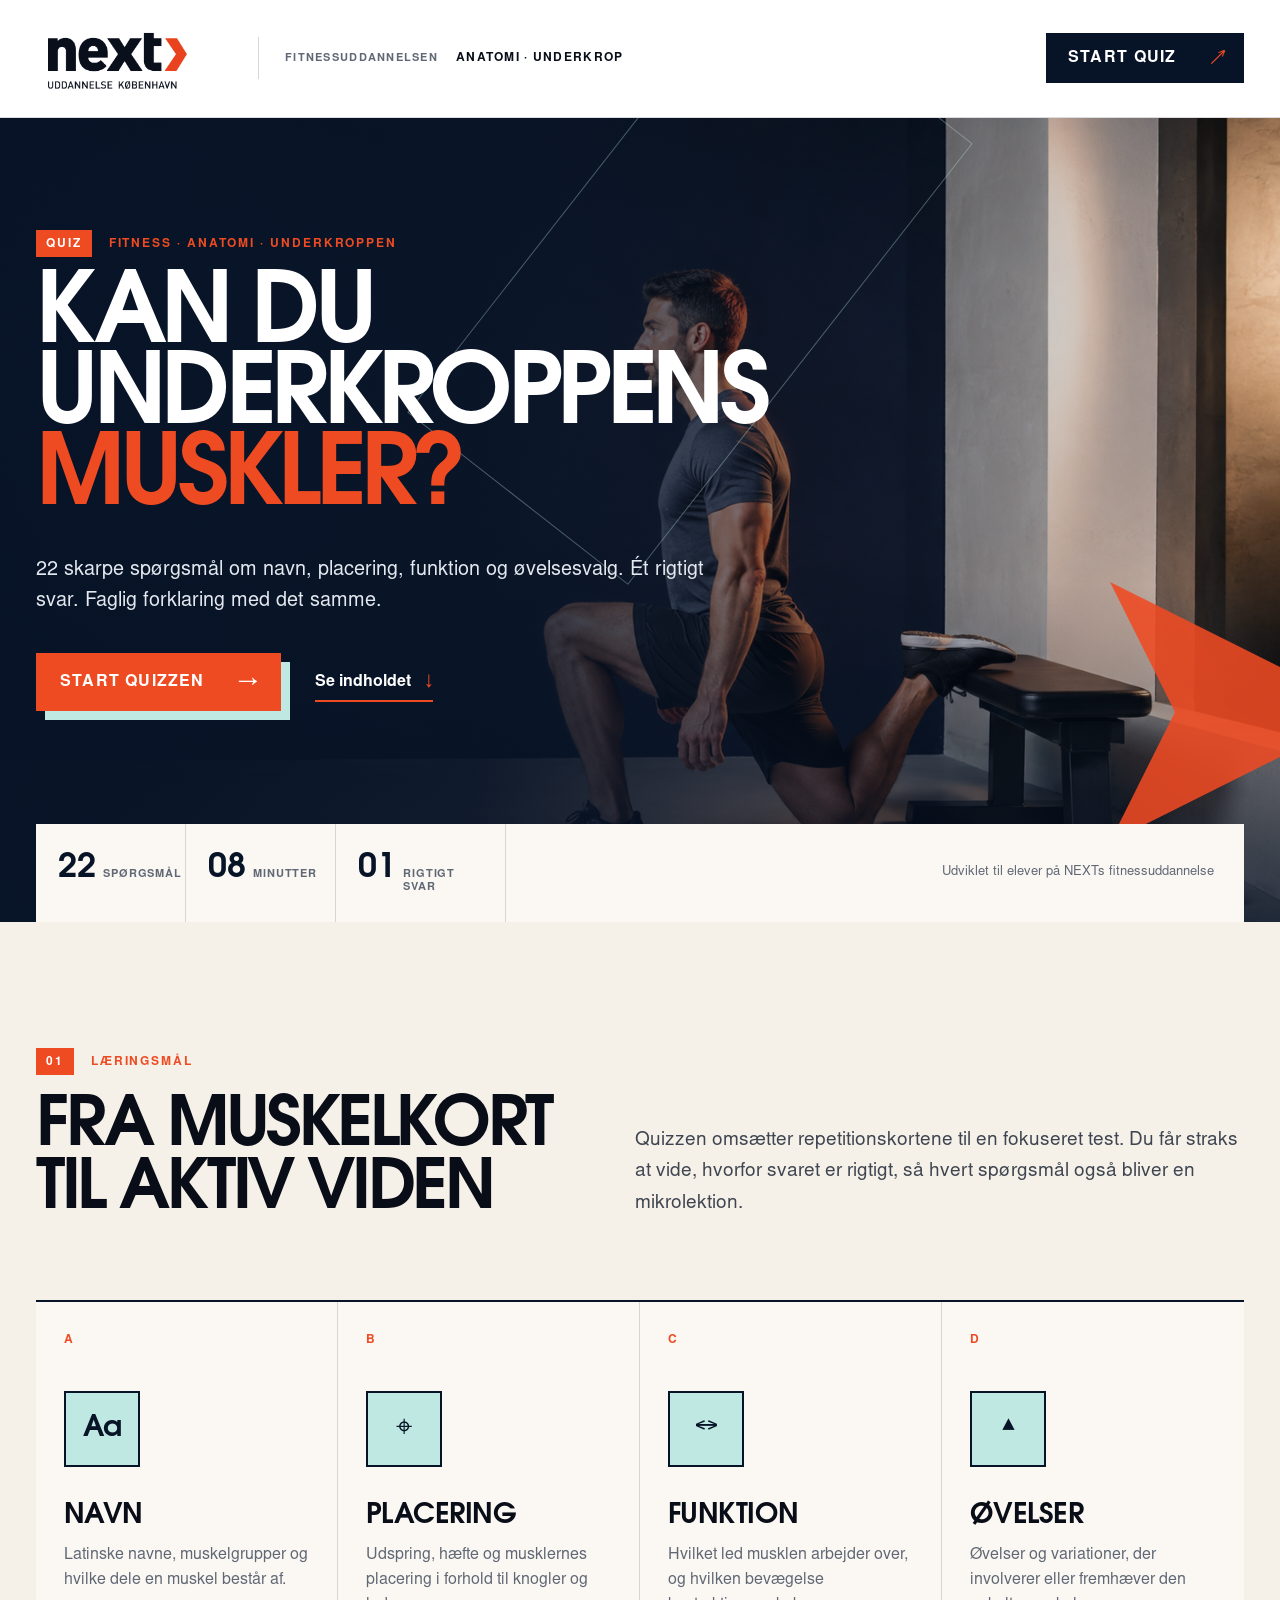
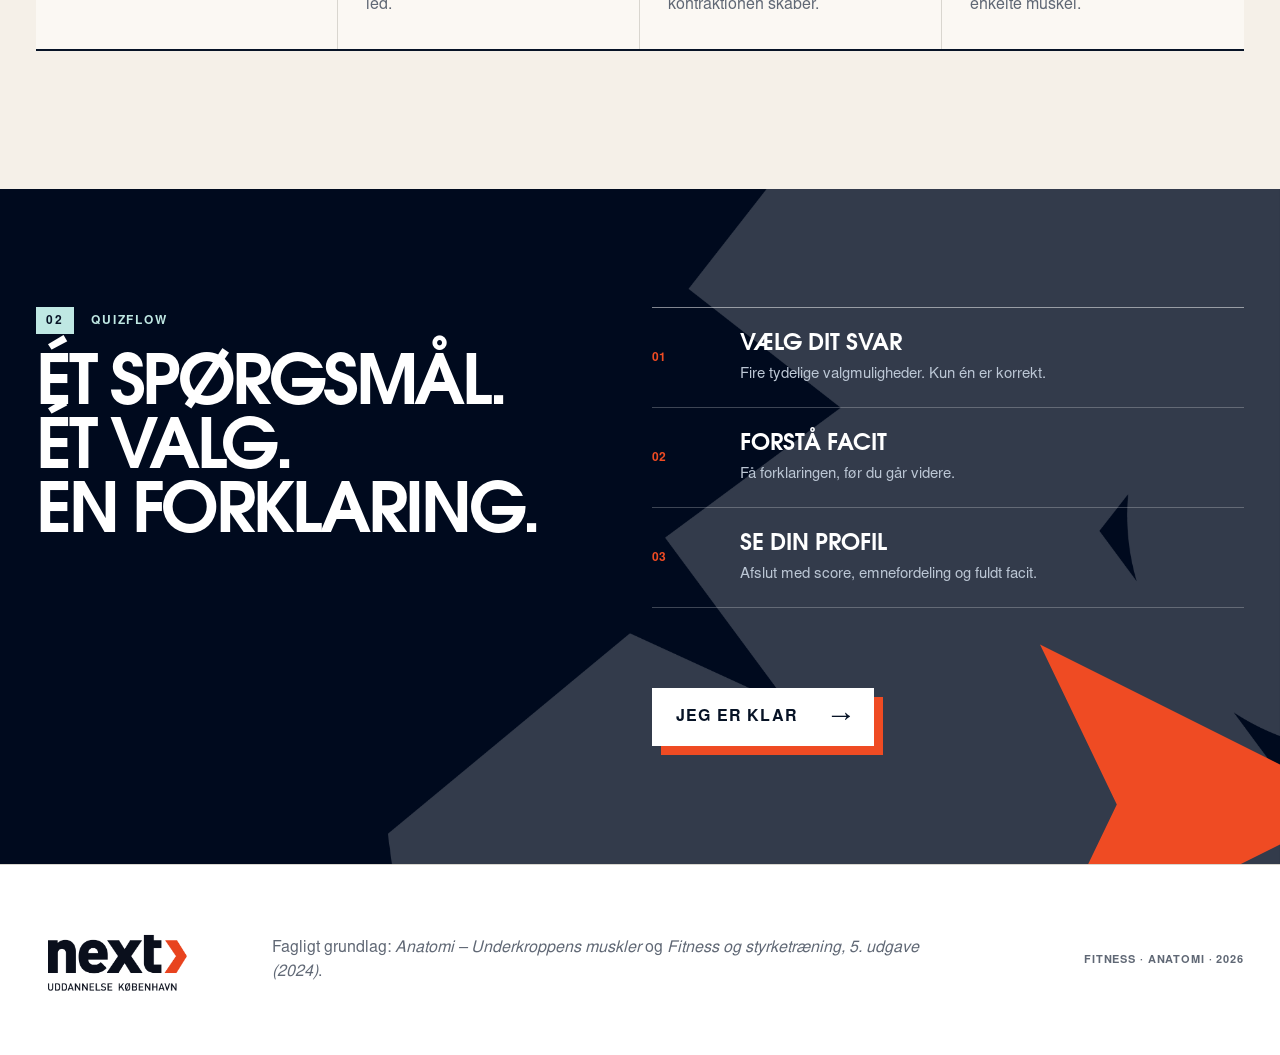
<file: index.html>
<!doctype html>
<html lang="da">
<head>
  <meta charset="utf-8">
  <meta name="viewport" content="width=device-width, initial-scale=1">
  <meta name="description" content="Interaktiv læringsquiz om underkroppens muskler for NEXTs fitnesselever.">
  <meta name="theme-color" content="#08162c">
  <title>NEXT Fitnessquiz · Underkroppens muskler</title>
  <link rel="stylesheet" href="css/site.css">
  <script src="data/questions.js" defer></script>
  <script src="js/quiz.js" defer></script>
</head>
<body>
  <a class="skip-link" href="#main-content">Gå til indhold</a>

  <header class="masthead">
    <a class="brand" href="#" data-home aria-label="Gå til quizforsiden">
      <img src="assets/images/next-logo.png" alt="NEXT Uddannelse København">
    </a>
    <div class="masthead-meta" aria-label="Modul">
      <span>Fitnessuddannelsen</span>
      <strong>Anatomi · Underkrop</strong>
    </div>
    <button class="header-cta" type="button" data-start>
      Start quiz
      <span aria-hidden="true">↗</span>
    </button>
  </header>

  <main id="main-content">
    <div id="intro-screen" class="screen">
      <section class="hero" aria-labelledby="hero-title">
        <img class="hero-photo" src="assets/images/hero-fitness.png" alt="Atlet udfører en kontrolleret Bulgarian split squat">
        <div class="hero-overlay" aria-hidden="true"></div>
        <div class="hero-shape hero-shape-one" aria-hidden="true"></div>
        <div class="hero-shape hero-shape-two" aria-hidden="true"></div>

        <div class="hero-content page-width">
          <p class="overline"><span>Quiz</span> Fitness · Anatomi · Underkroppen</p>
          <h1 id="hero-title">Kan du<br>underkroppens<br><em>muskler?</em></h1>
          <p class="hero-lead">22 skarpe spørgsmål om navn, placering, funktion og øvelsesvalg. Ét rigtigt svar. Faglig forklaring med det samme.</p>
          <div class="hero-actions">
            <button class="button button-primary" type="button" data-start>
              Start quizzen
              <span aria-hidden="true">→</span>
            </button>
            <a class="text-link" href="#quiz-overview">Se indholdet <span aria-hidden="true">↓</span></a>
          </div>
        </div>

        <div class="hero-stats page-width" aria-label="Information om quizzen">
          <div><strong>22</strong><span>spørgsmål</span></div>
          <div><strong>08</strong><span>minutter</span></div>
          <div><strong>01</strong><span>rigtigt svar</span></div>
          <p>Udviklet til elever på NEXTs fitnessuddannelse</p>
        </div>
      </section>

      <section id="quiz-overview" class="overview page-width" aria-labelledby="overview-title">
        <div class="section-intro">
          <p class="overline"><span>01</span> Læringsmål</p>
          <h2 id="overview-title">Fra muskelkort<br>til aktiv viden</h2>
          <p>Quizzen omsætter repetitionskortene til en fokuseret test. Du får straks at vide, hvorfor svaret er rigtigt, så hvert spørgsmål også bliver en mikrolektion.</p>
        </div>

        <div class="topic-grid">
          <article>
            <span class="topic-index">A</span>
            <div class="topic-icon" aria-hidden="true">Aa</div>
            <h3>Navn</h3>
            <p>Latinske navne, muskelgrupper og hvilke dele en muskel består af.</p>
          </article>
          <article>
            <span class="topic-index">B</span>
            <div class="topic-icon" aria-hidden="true">⌖</div>
            <h3>Placering</h3>
            <p>Udspring, hæfte og musklernes placering i forhold til knogler og led.</p>
          </article>
          <article>
            <span class="topic-index">C</span>
            <div class="topic-icon" aria-hidden="true">↔</div>
            <h3>Funktion</h3>
            <p>Hvilket led musklen arbejder over, og hvilken bevægelse kontraktionen skaber.</p>
          </article>
          <article>
            <span class="topic-index">D</span>
            <div class="topic-icon" aria-hidden="true">▲</div>
            <h3>Øvelser</h3>
            <p>Øvelser og variationer, der involverer eller fremhæver den enkelte muskel.</p>
          </article>
        </div>
      </section>

      <section class="process">
        <div class="page-width process-grid">
          <div class="process-copy">
            <p class="overline overline-light"><span>02</span> Quizflow</p>
            <h2>Ét spørgsmål.<br>Ét valg.<br>En forklaring.</h2>
          </div>
          <ol class="process-list">
            <li><b>01</b><span><strong>Vælg dit svar</strong><small>Fire tydelige valgmuligheder. Kun én er korrekt.</small></span></li>
            <li><b>02</b><span><strong>Forstå facit</strong><small>Få forklaringen, før du går videre.</small></span></li>
            <li><b>03</b><span><strong>Se din profil</strong><small>Afslut med score, emnefordeling og fuldt facit.</small></span></li>
          </ol>
          <button class="button button-light" type="button" data-start>Jeg er klar <span aria-hidden="true">→</span></button>
        </div>
      </section>
    </div>

    <section id="quiz-screen" class="screen quiz-shell" hidden aria-labelledby="question-title">
      <div class="quiz-topbar">
        <div class="page-width quiz-topbar-inner">
          <div>
            <span id="question-counter">Spørgsmål 01 / 22</span>
            <strong id="question-category">Navn</strong>
          </div>
          <div class="progress-track" role="progressbar" aria-label="Quizfremdrift" aria-valuemin="0" aria-valuemax="22" aria-valuenow="1">
            <span id="progress-bar"></span>
          </div>
          <button class="quiet-button" type="button" data-home>Afslut</button>
        </div>
      </div>

      <div class="page-width quiz-layout">
        <aside class="quiz-rail" aria-label="Quizindhold">
          <p class="rail-kicker">Du testes i</p>
          <ul id="category-list"></ul>
          <div class="rail-note">
            <span aria-hidden="true">i</span>
            <p>Vælg ét svar. Facit kan ikke ændres, når du har svaret.</p>
          </div>
        </aside>

        <article class="question-panel">
          <p id="muscle-name" class="overline"><span id="question-number">01</span> M. iliopsoas</p>
          <h1 id="question-title" tabindex="-1"></h1>
          <div id="answer-list" class="answer-list" role="radiogroup" aria-label="Svarmuligheder"></div>
          <div id="question-action" class="question-action">
            <p id="selection-hint">Vælg en svarmulighed for at fortsætte.</p>
            <button id="submit-answer" class="button button-primary" type="button" disabled>Bekræft svar <span aria-hidden="true">→</span></button>
          </div>

          <div id="feedback-panel" class="feedback-panel" hidden aria-live="polite">
            <div id="feedback-symbol" class="feedback-symbol" aria-hidden="true"></div>
            <div class="feedback-copy">
              <p id="feedback-kicker"></p>
              <h2 id="feedback-title"></h2>
              <p id="feedback-explanation"></p>
            </div>
            <button id="next-question" class="button button-dark" type="button">Næste spørgsmål <span aria-hidden="true">→</span></button>
          </div>
        </article>
      </div>
    </section>

    <section id="result-screen" class="screen result-shell" hidden aria-labelledby="result-title">
      <div class="result-hero">
        <div class="page-width result-hero-grid">
          <div>
            <p class="overline overline-light"><span>Resultat</span> Din evaluering</p>
            <h1 id="result-title"></h1>
            <p id="result-summary"></p>
            <button class="button button-light" type="button" data-start>Tag quizzen igen <span aria-hidden="true">↻</span></button>
          </div>
          <div class="score-card" aria-label="Samlet score">
            <span>Din score</span>
            <strong id="result-score">0</strong>
            <b>af 22</b>
            <small id="result-percentage">0% rigtige</small>
          </div>
        </div>
      </div>

      <div class="page-width result-content">
        <section aria-labelledby="profile-title">
          <div class="result-heading">
            <p class="overline"><span>01</span> Faglig profil</p>
            <h2 id="profile-title">Sådan klarede du emnerne</h2>
          </div>
          <div id="category-breakdown" class="category-breakdown"></div>
        </section>

        <section class="review-section" aria-labelledby="review-title">
          <div class="result-heading">
            <p class="overline"><span>02</span> Facit</p>
            <h2 id="review-title">Gennemgå alle spørgsmål</h2>
          </div>
          <div id="answer-review" class="answer-review"></div>
        </section>
      </div>
    </section>
  </main>

  <footer class="site-footer">
    <div class="page-width footer-grid">
      <img src="assets/images/next-logo.png" alt="NEXT Uddannelse København">
      <p>Fagligt grundlag: <em>Anatomi – Underkroppens muskler</em> og <em>Fitness og styrketræning, 5. udgave (2024)</em>.</p>
      <span>Fitness · Anatomi · 2026</span>
    </div>
  </footer>
</body>
</html>
</file>
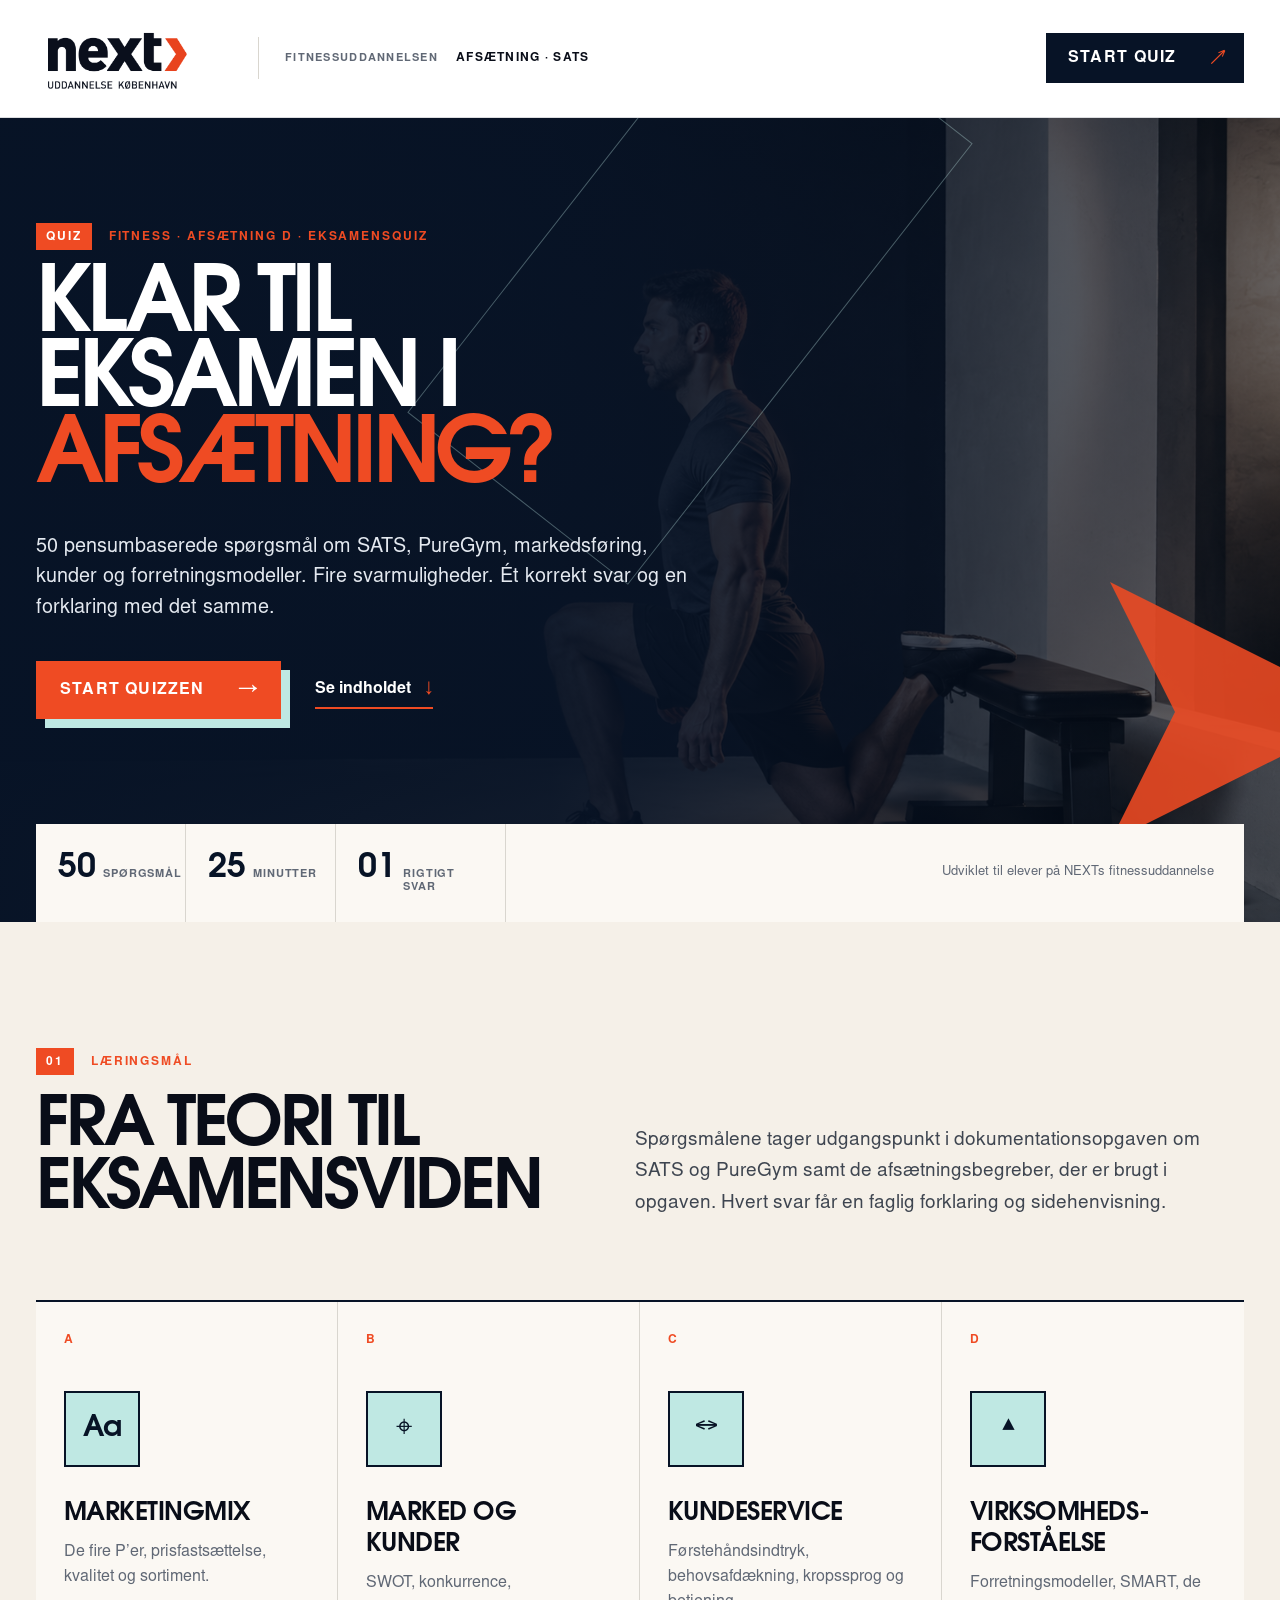
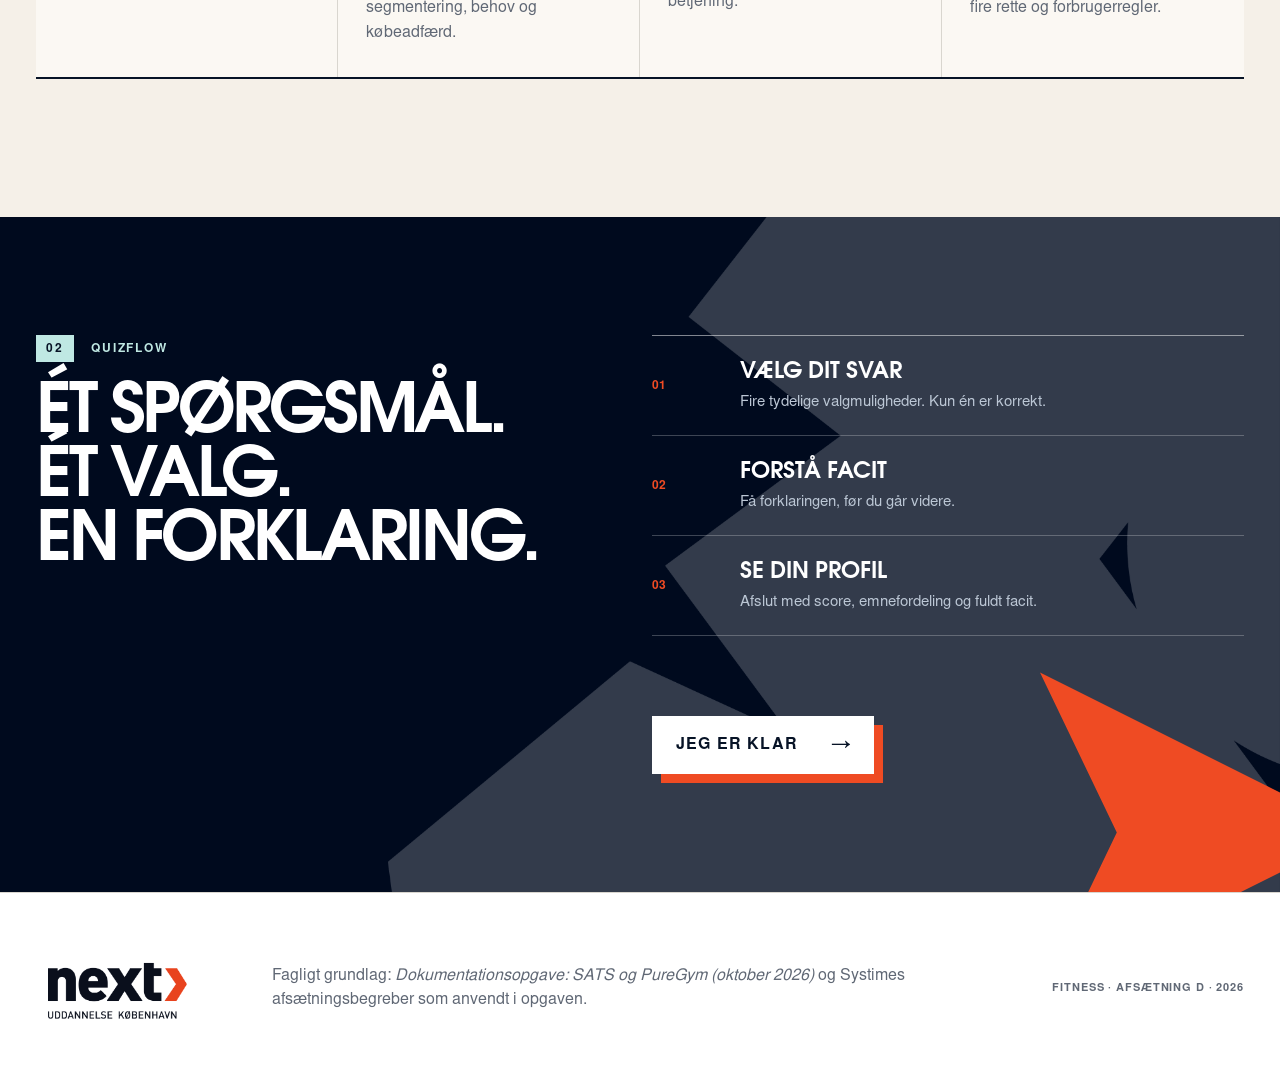
<file: eksamen/index.html>
<!doctype html>
<html lang="da">
<head>
  <meta charset="utf-8">
  <meta name="viewport" content="width=device-width, initial-scale=1">
  <meta name="description" content="50 multiple choice-eksamensspørgsmål i afsætning D for NEXT GF2 Fitness, baseret på dokumentationsopgaven om SATS og PureGym.">
  <meta name="theme-color" content="#08162c">
  <title>NEXT Fitness · Eksamensquiz i afsætning D</title>
  <style>
@font-face {
  font-family: "Next Display";
  src: url("../assets/fonts/URWGothic-Demi.otf") format("opentype");
  font-display: swap;
  font-weight: 700;
}

@font-face {
  font-family: "Next Sans";
  src: url("../assets/fonts/NimbusSans-Regular.otf") format("opentype");
  font-display: swap;
  font-weight: 400;
}

@font-face {
  font-family: "Next Sans";
  src: url("../assets/fonts/NimbusSans-Bold.otf") format("opentype");
  font-display: swap;
  font-weight: 700;
}

:root {
  --navy-950: #071326;
  --navy-900: #0b1b35;
  --navy-800: #142b4e;
  --orange-500: #ef4b23;
  --orange-600: #d93d16;
  --cream-100: #f5f0e8;
  --cream-50: #fbf8f3;
  --white: #ffffff;
  --mint-300: #bfe8e3;
  --ink: #090d18;
  --muted: #606875;
  --line: #d9d6cf;
  --success: #087a5b;
  --success-bg: #e4f4ed;
  --danger: #b72d32;
  --danger-bg: #f8e7e7;
  --page: 1280px;
  --shadow-lg: 0 28px 80px rgb(7 19 38 / 15%);
}

*,
*::before,
*::after {
  box-sizing: border-box;
}

[hidden] {
  display: none !important;
}

html {
  scroll-behavior: smooth;
}

body {
  min-width: 320px;
  margin: 0;
  overflow-x: hidden;
  background: var(--cream-100);
  color: var(--ink);
  font-family: "Next Sans", Arial, sans-serif;
  -webkit-font-smoothing: antialiased;
}

button,
input,
textarea,
select {
  font: inherit;
}

button,
a {
  -webkit-tap-highlight-color: transparent;
}

button:focus-visible,
a:focus-visible,
summary:focus-visible,
h1:focus-visible {
  outline: 4px solid #4d9cf5;
  outline-offset: 4px;
}

.skip-link {
  position: fixed;
  z-index: 1000;
  top: 12px;
  left: 12px;
  padding: 12px 16px;
  transform: translateY(-150%);
  background: var(--white);
  color: var(--navy-950);
  font-weight: 700;
}

.skip-link:focus {
  transform: translateY(0);
}

.page-width {
  width: min(var(--page), calc(100% - 72px));
  margin-inline: auto;
}

.screen[hidden] {
  display: none !important;
}

.masthead {
  position: relative;
  z-index: 20;
  min-height: 96px;
  display: grid;
  grid-template-columns: 190px 1fr auto;
  align-items: center;
  gap: 32px;
  padding: 14px max(36px, calc((100vw - var(--page)) / 2));
  background: var(--white);
  border-bottom: 1px solid rgb(7 19 38 / 14%);
}

.brand {
  display: inline-flex;
  width: fit-content;
}

.brand img {
  width: 158px;
  height: auto;
  display: block;
}

.masthead-meta {
  min-height: 42px;
  display: flex;
  align-items: center;
  gap: 18px;
  border-left: 1px solid var(--line);
  padding-left: 26px;
  text-transform: uppercase;
  letter-spacing: .08em;
}

.masthead-meta span {
  color: var(--muted);
  font-size: 11px;
  font-weight: 700;
}

.masthead-meta strong {
  font-size: 12px;
}

.header-cta,
.quiet-button {
  border: 0;
  cursor: pointer;
  text-transform: uppercase;
  font-weight: 700;
  letter-spacing: .08em;
}

.header-cta {
  min-height: 50px;
  display: inline-flex;
  align-items: center;
  gap: 34px;
  padding: 0 18px 0 22px;
  background: var(--navy-950);
  color: var(--white);
}

.header-cta span {
  color: var(--orange-500);
  font-size: 20px;
}

.hero {
  position: relative;
  min-height: 760px;
  height: calc(100vh - 96px);
  max-height: 980px;
  overflow: hidden;
  display: grid;
  align-items: center;
  background: var(--navy-950);
  color: var(--white);
}

.hero-photo,
.hero-overlay {
  position: absolute;
  inset: 0;
  width: 100%;
  height: 100%;
}

.hero-photo {
  object-fit: cover;
  object-position: center;
}

.hero-overlay {
  background:
    linear-gradient(90deg, rgb(7 19 38 / 98%) 0%, rgb(7 19 38 / 88%) 37%, rgb(7 19 38 / 30%) 67%, rgb(7 19 38 / 6%) 100%),
    linear-gradient(0deg, rgb(7 19 38 / 75%) 0%, transparent 42%);
}

.hero-shape {
  position: absolute;
  pointer-events: none;
}

.hero-shape-one {
  top: -120px;
  left: 43%;
  width: 280px;
  height: 560px;
  transform: rotate(38deg);
  border: 1px solid rgb(191 232 227 / 34%);
}

.hero-shape-two {
  right: -90px;
  bottom: 80px;
  width: 260px;
  height: 260px;
  background: var(--orange-500);
  clip-path: polygon(0 0, 100% 50%, 0 100%, 25% 50%);
  opacity: .88;
}

.hero-content {
  position: relative;
  z-index: 2;
  padding-bottom: 98px;
}

.overline {
  margin: 0 0 22px;
  color: var(--orange-500);
  font-size: 12px;
  font-weight: 700;
  letter-spacing: .16em;
  text-transform: uppercase;
}

.overline span {
  display: inline-block;
  margin-right: 12px;
  padding: 7px 10px 6px;
  background: var(--orange-500);
  color: var(--white);
}

.overline-light {
  color: var(--mint-300);
}

.overline-light span {
  background: var(--mint-300);
  color: var(--navy-950);
}

.hero h1,
.process h2,
.result-hero h1 {
  margin: 0;
  font-family: "Next Display", "Arial Black", sans-serif;
  font-weight: 700;
  text-transform: uppercase;
}

.hero h1 {
  max-width: 900px;
  font-size: clamp(64px, 7.7vw, 124px);
  line-height: .82;
  letter-spacing: -.055em;
}

.hero h1 em {
  color: var(--orange-500);
  font-style: normal;
}

.hero-lead {
  max-width: 670px;
  margin: 34px 0 0;
  color: #e4e9f0;
  font-size: clamp(18px, 1.55vw, 23px);
  line-height: 1.55;
}

.hero-actions {
  margin-top: 36px;
  display: flex;
  align-items: center;
  gap: 34px;
}

.button {
  min-height: 58px;
  min-width: 220px;
  border: 0;
  display: inline-flex;
  align-items: center;
  justify-content: space-between;
  gap: 32px;
  padding: 16px 21px 15px 24px;
  cursor: pointer;
  color: var(--white);
  font-weight: 700;
  letter-spacing: .075em;
  text-transform: uppercase;
  transition: transform .18s ease, background .18s ease, box-shadow .18s ease;
}

.button span {
  font-size: 22px;
  line-height: 1;
}

.button:hover:not(:disabled) {
  transform: translate(4px, 4px);
}

.button-primary {
  background: var(--orange-500);
  box-shadow: 9px 9px 0 var(--mint-300);
}

.button-primary:hover:not(:disabled) {
  background: var(--orange-600);
  box-shadow: 5px 5px 0 var(--mint-300);
}

.button-dark {
  background: var(--navy-950);
}

.button-dark:hover:not(:disabled) {
  background: var(--navy-800);
}

.button-light {
  background: var(--white);
  color: var(--navy-950);
  box-shadow: 9px 9px 0 var(--orange-500);
}

.button-light:hover:not(:disabled) {
  box-shadow: 5px 5px 0 var(--orange-500);
}

.button:disabled {
  cursor: not-allowed;
  opacity: .48;
  box-shadow: none;
}

.text-link {
  padding: 10px 0 8px;
  color: var(--white);
  border-bottom: 2px solid var(--orange-500);
  font-weight: 700;
  text-decoration: none;
}

.text-link span {
  margin-left: 10px;
  color: var(--orange-500);
}

.hero-stats {
  position: absolute;
  z-index: 3;
  right: 0;
  bottom: 0;
  left: 0;
  min-height: 98px;
  display: grid;
  grid-template-columns: 150px 150px 170px 1fr;
  align-items: stretch;
  background: var(--cream-50);
  color: var(--navy-950);
}

.hero-stats > div {
  display: flex;
  align-items: baseline;
  gap: 7px;
  padding: 25px 22px;
  border-right: 1px solid var(--line);
}

.hero-stats strong {
  font-family: "Next Display", sans-serif;
  font-size: 34px;
}

.hero-stats span {
  color: var(--muted);
  font-size: 11px;
  font-weight: 700;
  letter-spacing: .08em;
  text-transform: uppercase;
}

.hero-stats p {
  margin: 0;
  align-self: center;
  justify-self: end;
  padding: 25px 30px;
  color: var(--muted);
  font-size: 13px;
}

.overview {
  padding-block: 126px 138px;
}

.section-intro {
  display: grid;
  grid-template-columns: minmax(360px, .92fr) 1.08fr;
  column-gap: 80px;
  align-items: end;
}

.section-intro .overline {
  grid-column: 1 / -1;
}

.section-intro h2,
.result-heading h2 {
  margin: 0;
  font-family: "Next Display", sans-serif;
  font-size: clamp(46px, 5.4vw, 82px);
  line-height: .92;
  letter-spacing: -.05em;
  text-transform: uppercase;
}

.section-intro > p:last-child {
  max-width: 610px;
  margin: 0;
  padding-bottom: 5px;
  color: #3e4550;
  font-size: 19px;
  line-height: 1.65;
}

.topic-grid {
  margin-top: 76px;
  display: grid;
  grid-template-columns: repeat(4, 1fr);
  border-top: 2px solid var(--navy-950);
  border-bottom: 2px solid var(--navy-950);
}

.topic-grid article {
  position: relative;
  min-height: 330px;
  padding: 28px 28px 32px;
  border-right: 1px solid var(--line);
  background: var(--cream-50);
  transition: background .2s ease, color .2s ease, transform .2s ease;
}

.topic-grid article:last-child {
  border-right: 0;
}

.topic-grid article:hover {
  z-index: 2;
  transform: translateY(-8px);
  background: var(--navy-950);
  color: var(--white);
}

.topic-index {
  color: var(--orange-500);
  font-size: 12px;
  font-weight: 700;
}

.topic-icon {
  width: 76px;
  height: 76px;
  margin-top: 42px;
  display: grid;
  place-items: center;
  border: 2px solid var(--navy-950);
  background: var(--mint-300);
  color: var(--navy-950);
  font-family: "Next Display", sans-serif;
  font-size: 29px;
}

.topic-grid h3 {
  margin: 32px 0 10px;
  font-family: "Next Display", sans-serif;
  font-size: 28px;
  letter-spacing: -.02em;
  text-transform: uppercase;
}

.topic-grid p {
  margin: 0;
  color: var(--muted);
  line-height: 1.55;
}

.topic-grid article:hover p {
  color: #d9e0e9;
}

.process {
  position: relative;
  overflow: hidden;
  padding-block: 118px;
  background: var(--navy-950) url("../assets/images/next-pattern-dark.png") center / cover;
  color: var(--white);
}

.process::after {
  content: "";
  position: absolute;
  right: -80px;
  bottom: -100px;
  width: 320px;
  height: 320px;
  background: var(--orange-500);
  clip-path: polygon(0 0, 100% 50%, 0 100%, 24% 50%);
}

.process-grid {
  position: relative;
  z-index: 1;
  display: grid;
  grid-template-columns: .95fr 1.05fr;
  gap: 80px;
}

.process h2 {
  font-size: clamp(50px, 5.4vw, 82px);
  line-height: .92;
  letter-spacing: -.05em;
}

.process-list {
  margin: 0;
  padding: 0;
  list-style: none;
  border-top: 1px solid rgb(255 255 255 / 50%);
}

.process-list li {
  min-height: 100px;
  display: grid;
  grid-template-columns: 70px 1fr;
  align-items: center;
  gap: 18px;
  border-bottom: 1px solid rgb(255 255 255 / 24%);
}

.process-list li > b {
  color: var(--orange-500);
  font-size: 12px;
}

.process-list li span {
  display: grid;
  gap: 7px;
}

.process-list strong {
  font-family: "Next Display", sans-serif;
  font-size: 23px;
  text-transform: uppercase;
}

.process-list small {
  color: #bcc7d5;
  font-size: 15px;
}

.process .button {
  grid-column: 2;
  justify-self: start;
}

.quiz-shell {
  min-height: calc(100vh - 96px);
  padding-bottom: 100px;
  background:
    linear-gradient(120deg, transparent 0 75%, rgb(7 19 38 / 5%) 75% 100%),
    var(--cream-100);
}

.quiz-topbar {
  background: var(--navy-950);
  color: var(--white);
}

.quiz-topbar-inner {
  min-height: 78px;
  display: grid;
  grid-template-columns: 230px 1fr auto;
  align-items: center;
  gap: 30px;
}

.quiz-topbar-inner > div:first-child {
  display: flex;
  align-items: center;
  gap: 18px;
}

#question-counter,
#question-category {
  font-size: 11px;
  letter-spacing: .1em;
  text-transform: uppercase;
}

#question-category {
  padding-left: 18px;
  border-left: 1px solid rgb(255 255 255 / 34%);
  color: var(--mint-300);
}

.progress-track {
  height: 7px;
  overflow: hidden;
  background: rgb(255 255 255 / 16%);
}

.progress-track span {
  display: block;
  width: 0;
  height: 100%;
  background: var(--orange-500);
  transition: width .28s ease;
}

.quiet-button {
  padding: 12px 0 10px;
  background: transparent;
  color: var(--white);
  border-bottom: 2px solid var(--orange-500);
  font-size: 11px;
}

.quiz-layout {
  display: grid;
  grid-template-columns: 220px minmax(0, 1fr);
  gap: 54px;
  padding-top: 68px;
}

.quiz-rail {
  padding-top: 8px;
}

.rail-kicker {
  margin: 0 0 22px;
  color: var(--muted);
  font-size: 11px;
  font-weight: 700;
  letter-spacing: .12em;
  text-transform: uppercase;
}

.quiz-rail ul {
  margin: 0;
  padding: 0;
  list-style: none;
  border-top: 2px solid var(--navy-950);
}

.quiz-rail li {
  min-height: 52px;
  display: flex;
  align-items: center;
  justify-content: space-between;
  gap: 10px;
  border-bottom: 1px solid var(--line);
  color: var(--muted);
  font-size: 13px;
  font-weight: 700;
  text-transform: uppercase;
}

.quiz-rail li.active {
  color: var(--navy-950);
}

.quiz-rail li.active::before {
  content: "";
  width: 10px;
  height: 10px;
  margin-right: 2px;
  background: var(--orange-500);
}

.quiz-rail li span {
  margin-left: auto;
  color: var(--orange-500);
}

.rail-note {
  margin-top: 38px;
  display: grid;
  grid-template-columns: 28px 1fr;
  gap: 11px;
  align-items: start;
}

.rail-note > span {
  width: 26px;
  height: 26px;
  display: grid;
  place-items: center;
  border-radius: 50%;
  background: var(--navy-950);
  color: var(--white);
  font-family: serif;
  font-weight: 700;
}

.rail-note p {
  margin: 2px 0 0;
  color: var(--muted);
  font-size: 13px;
  line-height: 1.5;
}

.question-panel {
  min-height: 640px;
  padding: clamp(42px, 5.2vw, 72px);
  background: var(--white);
  border-top: 10px solid var(--navy-950);
  box-shadow: var(--shadow-lg);
}

.question-panel > h1 {
  max-width: 910px;
  margin: 0 0 42px;
  font-family: "Next Display", sans-serif;
  font-size: clamp(38px, 4vw, 62px);
  line-height: 1.02;
  letter-spacing: -.045em;
}

.answer-list {
  display: grid;
  gap: 13px;
}

.answer-option {
  width: 100%;
  min-height: 72px;
  display: grid;
  grid-template-columns: 50px minmax(0, 1fr) 38px;
  align-items: center;
  gap: 17px;
  padding: 10px 16px 10px 10px;
  border: 2px solid #d6d8dc;
  background: var(--white);
  color: var(--ink);
  cursor: pointer;
  text-align: left;
  font-size: 17px;
  line-height: 1.35;
  transition: border-color .15s ease, background .15s ease, transform .15s ease;
}

.answer-option:hover:not(:disabled) {
  transform: translateX(5px);
  border-color: var(--navy-950);
}

.answer-option:disabled {
  cursor: default;
  opacity: 1;
}

.answer-letter {
  width: 48px;
  height: 48px;
  display: grid;
  place-items: center;
  background: var(--cream-100);
  font-family: "Next Display", sans-serif;
  font-size: 16px;
}

.answer-state {
  text-align: center;
  font-size: 27px;
  font-weight: 700;
}

.answer-option.selected {
  border-color: var(--navy-950);
  background: #edf2f8;
}

.answer-option.selected .answer-letter {
  background: var(--navy-950);
  color: var(--white);
}

.answer-option.correct {
  border-color: var(--success);
  background: var(--success-bg);
}

.answer-option.correct .answer-letter {
  background: var(--success);
  color: var(--white);
}

.answer-option.wrong {
  border-color: var(--danger);
  background: var(--danger-bg);
}

.answer-option.wrong .answer-letter {
  background: var(--danger);
  color: var(--white);
}

.question-action {
  margin-top: 30px;
  display: flex;
  align-items: center;
  justify-content: space-between;
  gap: 24px;
}

.question-action p {
  margin: 0;
  color: var(--muted);
  font-size: 13px;
}

.feedback-panel {
  margin-top: 30px;
  padding: 24px;
  display: grid;
  grid-template-columns: 58px 1fr auto;
  align-items: center;
  gap: 20px;
  border-left: 8px solid;
}

.feedback-panel.is-correct {
  border-color: var(--success);
  background: var(--success-bg);
}

.feedback-panel.is-wrong {
  border-color: var(--danger);
  background: var(--danger-bg);
}

.feedback-symbol {
  width: 54px;
  height: 54px;
  display: grid;
  place-items: center;
  border-radius: 50%;
  color: var(--white);
  font-size: 28px;
  font-weight: 700;
}

.is-correct .feedback-symbol {
  background: var(--success);
}

.is-wrong .feedback-symbol {
  background: var(--danger);
}

.feedback-copy > p:first-child {
  margin: 0 0 4px;
  color: var(--muted);
  font-size: 10px;
  font-weight: 700;
  letter-spacing: .12em;
  text-transform: uppercase;
}

.feedback-copy h2 {
  margin: 0 0 7px;
  font-family: "Next Display", sans-serif;
  font-size: 27px;
  text-transform: uppercase;
}

.feedback-copy > p:last-child {
  max-width: 610px;
  margin: 0;
  color: #3f4650;
  line-height: 1.55;
}

.feedback-panel .button {
  min-width: 205px;
  box-shadow: none;
}

.result-shell {
  background: var(--cream-100);
}

.result-hero {
  position: relative;
  overflow: hidden;
  padding-block: 92px;
  background: var(--navy-950) url("../assets/images/next-pattern-dark.png") center / cover;
  color: var(--white);
}

.result-hero::after {
  content: "";
  position: absolute;
  right: -80px;
  bottom: -40px;
  width: 360px;
  height: 360px;
  background: var(--orange-500);
  clip-path: polygon(0 0, 100% 50%, 0 100%, 24% 50%);
}

.result-hero-grid {
  position: relative;
  z-index: 1;
  display: grid;
  grid-template-columns: minmax(0, 1fr) 340px;
  align-items: center;
  gap: 76px;
}

.result-hero h1 {
  max-width: 800px;
  font-size: clamp(58px, 7vw, 102px);
  line-height: .86;
  letter-spacing: -.055em;
}

.result-hero-grid > div:first-child > p:not(.overline) {
  max-width: 680px;
  margin: 30px 0 35px;
  color: #dce4ee;
  font-size: 19px;
  line-height: 1.6;
}

.score-card {
  aspect-ratio: 1;
  display: flex;
  flex-direction: column;
  align-items: center;
  justify-content: center;
  border: 10px solid var(--mint-300);
  border-radius: 50%;
  background: rgb(7 19 38 / 72%);
}

.score-card > span {
  margin-bottom: 9px;
  color: var(--mint-300);
  font-size: 11px;
  font-weight: 700;
  letter-spacing: .14em;
  text-transform: uppercase;
}

.score-card strong {
  color: var(--orange-500);
  font-family: "Next Display", sans-serif;
  font-size: 112px;
  line-height: .78;
}

.score-card b {
  margin-top: 13px;
  font-size: 23px;
  text-transform: uppercase;
}

.score-card small {
  margin-top: 12px;
  color: var(--mint-300);
  font-size: 13px;
  font-weight: 700;
}

.result-content {
  padding-block: 112px 130px;
}

.result-heading {
  display: grid;
  grid-template-columns: 200px 1fr;
  align-items: end;
  gap: 30px;
  margin-bottom: 42px;
}

.result-heading .overline {
  margin: 0;
}

.result-heading h2 {
  font-size: clamp(44px, 5vw, 72px);
}

.category-breakdown {
  display: grid;
  grid-template-columns: repeat(4, 1fr);
  gap: 14px;
}

.category-card {
  min-height: 170px;
  padding: 24px;
  background: var(--white);
  border-top: 7px solid var(--navy-950);
  box-shadow: 0 12px 35px rgb(7 19 38 / 7%);
}

.category-card header {
  display: flex;
  align-items: baseline;
  justify-content: space-between;
  gap: 12px;
}

.category-card h3 {
  margin: 0;
  font-family: "Next Display", sans-serif;
  font-size: 22px;
  text-transform: uppercase;
}

.category-card strong {
  color: var(--orange-500);
  font-size: 19px;
}

.category-track {
  height: 8px;
  margin-top: 28px;
  overflow: hidden;
  background: #e3e0da;
}

.category-track span {
  display: block;
  height: 100%;
  background: var(--orange-500);
}

.category-card p {
  margin: 14px 0 0;
  color: var(--muted);
  font-size: 13px;
}

.review-section {
  margin-top: 108px;
}

.answer-review {
  border-top: 2px solid var(--navy-950);
}

.answer-review details {
  background: rgb(255 255 255 / 48%);
  border-bottom: 1px solid #c6c6c1;
}

.answer-review summary {
  min-height: 82px;
  padding: 14px 18px;
  display: grid;
  grid-template-columns: 40px minmax(0, 1fr) 28px;
  align-items: center;
  gap: 17px;
  cursor: pointer;
  list-style: none;
}

.answer-review summary::-webkit-details-marker {
  display: none;
}

.review-status {
  width: 36px;
  height: 36px;
  display: grid;
  place-items: center;
  border-radius: 50%;
  color: var(--white);
  font-weight: 700;
}

.review-status.correct {
  background: var(--success);
}

.review-status.wrong {
  background: var(--danger);
}

.review-title small {
  display: block;
  margin-bottom: 4px;
  color: var(--muted);
  font-size: 10px;
  font-weight: 700;
  letter-spacing: .1em;
  text-transform: uppercase;
}

.review-title strong {
  line-height: 1.35;
}

.review-plus {
  font-size: 28px;
  transition: transform .18s ease;
}

.answer-review details[open] .review-plus {
  transform: rotate(45deg);
}

.review-body {
  padding: 0 72px 28px 75px;
}

.review-body p {
  margin: 11px 0;
  line-height: 1.55;
}

.review-body label {
  display: block;
  margin-bottom: 2px;
  color: var(--orange-500);
  font-size: 10px;
  font-weight: 700;
  letter-spacing: .1em;
  text-transform: uppercase;
}

.review-explanation {
  padding-top: 13px;
  border-top: 1px solid var(--line);
  color: #414852;
}

.site-footer {
  background: var(--white);
  border-top: 1px solid var(--line);
}

.footer-grid {
  min-height: 190px;
  display: grid;
  grid-template-columns: 190px 1fr auto;
  align-items: center;
  gap: 46px;
}

.footer-grid img {
  width: 158px;
}

.footer-grid p {
  max-width: 680px;
  margin: 0;
  color: var(--muted);
  line-height: 1.55;
}

.footer-grid > span {
  color: var(--muted);
  font-size: 11px;
  font-weight: 700;
  letter-spacing: .08em;
  text-transform: uppercase;
}

@media (max-width: 1050px) {
  .page-width {
    width: min(var(--page), calc(100% - 44px));
  }

  .masthead {
    padding-inline: 22px;
  }

  .hero h1 {
    font-size: clamp(62px, 9.4vw, 100px);
  }

  .hero-overlay {
    background:
      linear-gradient(90deg, rgb(7 19 38 / 98%) 0%, rgb(7 19 38 / 85%) 50%, rgb(7 19 38 / 22%) 100%),
      linear-gradient(0deg, rgb(7 19 38 / 80%) 0%, transparent 48%);
  }

  .section-intro {
    grid-template-columns: 1fr;
    gap: 34px;
  }

  .topic-grid {
    grid-template-columns: 1fr 1fr;
  }

  .topic-grid article:nth-child(2) {
    border-right: 0;
  }

  .topic-grid article:nth-child(-n+2) {
    border-bottom: 1px solid var(--line);
  }

  .quiz-layout {
    grid-template-columns: 170px minmax(0, 1fr);
    gap: 30px;
  }

  .feedback-panel {
    grid-template-columns: 54px 1fr;
  }

  .feedback-panel .button {
    grid-column: 1 / -1;
    justify-self: end;
  }
}

@media (max-width: 800px) {
  .masthead {
    grid-template-columns: 150px 1fr auto;
    min-height: 82px;
  }

  .brand img {
    width: 132px;
  }

  .masthead-meta span {
    display: none;
  }

  .masthead-meta {
    padding-left: 18px;
  }

  .header-cta {
    min-width: 48px;
    padding: 0 15px;
    gap: 0;
    font-size: 0;
  }

  .header-cta span {
    font-size: 23px;
  }

  .hero {
    min-height: 800px;
    height: calc(100vh - 82px);
  }

  .hero-photo {
    object-position: 62% center;
  }

  .hero-content {
    padding-bottom: 178px;
  }

  .hero h1 {
    font-size: clamp(57px, 11vw, 86px);
  }

  .hero-lead {
    max-width: 560px;
  }

  .hero-stats {
    width: calc(100% - 44px);
    grid-template-columns: repeat(3, 1fr);
  }

  .hero-stats p {
    display: none;
  }

  .hero-stats > div {
    justify-content: center;
  }

  .process-grid {
    grid-template-columns: 1fr;
    gap: 55px;
  }

  .process .button {
    grid-column: 1;
  }

  .quiz-topbar-inner {
    grid-template-columns: 1fr auto;
  }

  .progress-track {
    grid-row: 2;
    grid-column: 1 / -1;
    width: 100%;
    margin-bottom: 14px;
  }

  .quiz-layout {
    grid-template-columns: 1fr;
    padding-top: 34px;
  }

  .quiz-rail {
    display: none;
  }

  .result-hero-grid {
    grid-template-columns: 1fr;
  }

  .score-card {
    width: min(330px, 100%);
    justify-self: center;
  }

  .category-breakdown {
    grid-template-columns: 1fr 1fr;
  }

  .result-heading {
    grid-template-columns: 1fr;
  }

  .footer-grid {
    grid-template-columns: 160px 1fr;
  }

  .footer-grid > span {
    grid-column: 2;
  }
}

@media (max-width: 560px) {
  .page-width {
    width: calc(100% - 28px);
  }

  .masthead {
    grid-template-columns: 120px 1fr 46px;
    gap: 12px;
    min-height: 74px;
    padding-inline: 14px;
  }

  .brand img {
    width: 112px;
  }

  .masthead-meta {
    min-height: 32px;
    padding-left: 12px;
  }

  .masthead-meta strong {
    font-size: 9px;
  }

  .header-cta {
    min-height: 44px;
    min-width: 44px;
    padding-inline: 12px;
  }

  .hero {
    min-height: 760px;
    height: auto;
  }

  .hero-photo {
    object-position: 67% center;
  }

  .hero-overlay {
    background:
      linear-gradient(90deg, rgb(7 19 38 / 97%) 0%, rgb(7 19 38 / 78%) 100%),
      linear-gradient(0deg, rgb(7 19 38 / 90%) 0%, transparent 50%);
  }

  .hero-content {
    padding-block: 78px 195px;
  }

  .hero h1 {
    font-size: clamp(48px, 15vw, 68px);
    line-height: .86;
  }

  .hero-lead {
    margin-top: 25px;
    font-size: 17px;
  }

  .hero-actions {
    align-items: flex-start;
    flex-direction: column;
  }

  .button {
    width: 100%;
  }

  .hero-stats {
    min-height: 120px;
    width: calc(100% - 28px);
  }

  .hero-stats > div {
    align-items: center;
    flex-direction: column;
    gap: 2px;
    padding-inline: 6px;
    text-align: center;
  }

  .hero-stats strong {
    font-size: 28px;
  }

  .hero-stats span {
    font-size: 9px;
  }

  .overview {
    padding-block: 88px;
  }

  .section-intro h2,
  .result-heading h2 {
    font-size: 48px;
  }

  .section-intro > p:last-child {
    font-size: 17px;
  }

  .topic-grid {
    grid-template-columns: 1fr;
  }

  .topic-grid article,
  .topic-grid article:nth-child(2) {
    min-height: 285px;
    border-right: 0;
    border-bottom: 1px solid var(--line);
  }

  .process {
    padding-block: 86px;
  }

  .process h2 {
    font-size: 49px;
  }

  .process-list li {
    grid-template-columns: 50px 1fr;
  }

  .quiz-topbar-inner {
    width: calc(100% - 28px);
  }

  .question-panel {
    min-height: 0;
    padding: 30px 17px;
  }

  .question-panel > h1 {
    margin-bottom: 30px;
    font-size: 34px;
  }

  .answer-option {
    min-height: 66px;
    grid-template-columns: 42px minmax(0, 1fr) 28px;
    gap: 11px;
    padding-right: 8px;
    font-size: 15px;
  }

  .answer-letter {
    width: 40px;
    height: 40px;
  }

  .question-action {
    align-items: stretch;
    flex-direction: column;
  }

  .feedback-panel {
    grid-template-columns: 1fr;
    padding: 19px;
  }

  .feedback-panel .button {
    grid-column: 1;
  }

  .result-hero {
    padding-block: 70px;
  }

  .result-hero h1 {
    font-size: 57px;
  }

  .score-card strong {
    font-size: 92px;
  }

  .result-content {
    padding-block: 86px 100px;
  }

  .category-breakdown {
    grid-template-columns: 1fr;
  }

  .review-section {
    margin-top: 82px;
  }

  .answer-review summary {
    grid-template-columns: 36px minmax(0, 1fr) 22px;
    gap: 11px;
    padding-inline: 7px;
  }

  .review-body {
    padding: 0 12px 25px 54px;
  }

  .footer-grid {
    grid-template-columns: 1fr;
    gap: 24px;
    padding-block: 42px;
  }

  .footer-grid p,
  .footer-grid > span {
    grid-column: 1;
  }
}

@media (prefers-reduced-motion: reduce) {
  *,
  *::before,
  *::after {
    scroll-behavior: auto !important;
    transition: none !important;
  }
}

</style>
  <style>
    /* Kontrolleret orddeling af den lange kategori på alle skærmstørrelser */
    .split-category-heading,
    .category-card h3,
    #question-category,
    .quiz-rail li { overflow-wrap: normal; word-break: normal; hyphens: manual; }
    .topic-grid h3.split-category-heading { overflow-wrap: normal; }
    .quiz-topbar-inner > div:first-child { min-width: 0; }
    #question-category { line-height: 1.45; }
    .category-card header { align-items: flex-start; }
    .category-card h3 { min-width: 0; line-height: 1.1; }
    .hero-photo { filter: saturate(.7) brightness(.68); }
    .hero-overlay { background:linear-gradient(90deg,rgba(7,19,38,.99),rgba(7,19,38,.92) 43%,rgba(7,19,38,.4) 100%); }
    .hero h1 { font-size:clamp(55px,7.2vw,112px); }
    .category-breakdown {grid-template-columns:repeat(4,minmax(0,1fr));}
    .topic-grid h3 {font-size:clamp(19px,2vw,26px);overflow-wrap:anywhere}
    .footer-grid p {max-width:700px}
    @media(max-width:1000px){.category-breakdown{grid-template-columns:repeat(2,minmax(0,1fr))}}
    @media(max-width:560px){.category-breakdown{grid-template-columns:1fr}.hero h1{font-size:clamp(48px,13vw,70px)}}
  </style>
<meta name="version" content="2-20261018">
</head>
<body>
  <a class="skip-link" href="#main-content">Gå til indhold</a>

  <header class="masthead">
    <a class="brand" href="#" data-home aria-label="Gå til quizforsiden">
      <img src="../assets/images/next-logo.png" alt="NEXT Uddannelse København">
    </a>
    <div class="masthead-meta" aria-label="Modul">
      <span>Fitnessuddannelsen</span>
      <strong>Afsætning · SATS</strong>
    </div>
    <button class="header-cta" type="button" data-start>
      Start quiz
      <span aria-hidden="true">↗</span>
    </button>
  </header>

  <main id="main-content">
    <div id="intro-screen" class="screen">
      <section class="hero" aria-labelledby="hero-title">
        <img class="hero-photo" src="../assets/images/hero-fitness.png" alt="Atlet udfører en kontrolleret Bulgarian split squat">
        <div class="hero-overlay" aria-hidden="true"></div>
        <div class="hero-shape hero-shape-one" aria-hidden="true"></div>
        <div class="hero-shape hero-shape-two" aria-hidden="true"></div>

        <div class="hero-content page-width">
          <p class="overline"><span>Quiz</span> Fitness · Afsætning D · Eksamensquiz</p>
          <h1 id="hero-title">Klar til<br>eksamen i<br><em>afsætning?</em></h1>
          <p class="hero-lead">50 pensumbaserede spørgsmål om SATS, PureGym, markedsføring, kunder og forretningsmodeller. Fire svarmuligheder. Ét korrekt svar og en forklaring med det samme.</p>
          <div class="hero-actions">
            <button class="button button-primary" type="button" data-start>
              Start quizzen
              <span aria-hidden="true">→</span>
            </button>
            <a class="text-link" href="#quiz-overview">Se indholdet <span aria-hidden="true">↓</span></a>
          </div>
        </div>

        <div class="hero-stats page-width" aria-label="Information om quizzen">
          <div><strong>50</strong><span>spørgsmål</span></div>
          <div><strong>25</strong><span>minutter</span></div>
          <div><strong>01</strong><span>rigtigt svar</span></div>
          <p>Udviklet til elever på NEXTs fitnessuddannelse</p>
        </div>
      </section>

      <section id="quiz-overview" class="overview page-width" aria-labelledby="overview-title">
        <div class="section-intro">
          <p class="overline"><span>01</span> Læringsmål</p>
          <h2 id="overview-title">Fra teori til<br>eksamensviden</h2>
          <p>Spørgsmålene tager udgangspunkt i dokumentationsopgaven om SATS og PureGym samt de afsætningsbegreber, der er brugt i opgaven. Hvert svar får en faglig forklaring og sidehenvisning.</p>
        </div>

        <div class="topic-grid">
          <article>
            <span class="topic-index">A</span>
            <div class="topic-icon" aria-hidden="true">Aa</div>
            <h3>Marketingmix</h3>
            <p>De fire P’er, prisfastsættelse, kvalitet og sortiment.</p>
          </article>
          <article>
            <span class="topic-index">B</span>
            <div class="topic-icon" aria-hidden="true">⌖</div>
            <h3>Marked og kunder</h3>
            <p>SWOT, konkurrence, segmentering, behov og købeadfærd.</p>
          </article>
          <article>
            <span class="topic-index">C</span>
            <div class="topic-icon" aria-hidden="true">↔</div>
            <h3>Kundeservice</h3>
            <p>Førstehåndsindtryk, behovsafdækning, kropssprog og betjening.</p>
          </article>
          <article>
            <span class="topic-index">D</span>
            <div class="topic-icon" aria-hidden="true">▲</div>
            <h3 class="split-category-heading">Virksomheds-<br>forståelse</h3>
            <p>Forretningsmodeller, SMART, de fire rette og forbrugerregler.</p>
          </article>
        </div>
      </section>

      <section class="process">
        <div class="page-width process-grid">
          <div class="process-copy">
            <p class="overline overline-light"><span>02</span> Quizflow</p>
            <h2>Ét spørgsmål.<br>Ét valg.<br>En forklaring.</h2>
          </div>
          <ol class="process-list">
            <li><b>01</b><span><strong>Vælg dit svar</strong><small>Fire tydelige valgmuligheder. Kun én er korrekt.</small></span></li>
            <li><b>02</b><span><strong>Forstå facit</strong><small>Få forklaringen, før du går videre.</small></span></li>
            <li><b>03</b><span><strong>Se din profil</strong><small>Afslut med score, emnefordeling og fuldt facit.</small></span></li>
          </ol>
          <button class="button button-light" type="button" data-start>Jeg er klar <span aria-hidden="true">→</span></button>
        </div>
      </section>
    </div>

    <section id="quiz-screen" class="screen quiz-shell" hidden aria-labelledby="question-title">
      <div class="quiz-topbar">
        <div class="page-width quiz-topbar-inner">
          <div>
            <span id="question-counter">Spørgsmål 01 / 50</span>
            <strong id="question-category">Marketingmix</strong>
          </div>
          <div class="progress-track" role="progressbar" aria-label="Quizfremdrift" aria-valuemin="0" aria-valuemax="50" aria-valuenow="1">
            <span id="progress-bar"></span>
          </div>
          <button class="quiet-button" type="button" data-home>Afslut</button>
        </div>
      </div>

      <div class="page-width quiz-layout">
        <aside class="quiz-rail" aria-label="Quizindhold">
          <p class="rail-kicker">Du testes i</p>
          <ul id="category-list"></ul>
          <div class="rail-note">
            <span aria-hidden="true">i</span>
            <p>Vælg ét svar. Facit kan ikke ændres, når du har svaret.</p>
          </div>
        </aside>

        <article class="question-panel">
          <p id="muscle-name" class="overline"><span id="question-number">01</span> Marketingmix</p>
          <h1 id="question-title" tabindex="-1"></h1>
          <div id="answer-list" class="answer-list" role="radiogroup" aria-label="Svarmuligheder"></div>
          <div id="question-action" class="question-action">
            <p id="selection-hint">Vælg en svarmulighed for at fortsætte.</p>
            <button id="submit-answer" class="button button-primary" type="button" disabled>Bekræft svar <span aria-hidden="true">→</span></button>
          </div>

          <div id="feedback-panel" class="feedback-panel" hidden aria-live="polite">
            <div id="feedback-symbol" class="feedback-symbol" aria-hidden="true"></div>
            <div class="feedback-copy">
              <p id="feedback-kicker"></p>
              <h2 id="feedback-title"></h2>
              <p id="feedback-explanation"></p>
            </div>
            <button id="next-question" class="button button-dark" type="button">Næste spørgsmål <span aria-hidden="true">→</span></button>
          </div>
        </article>
      </div>
    </section>

    <section id="result-screen" class="screen result-shell" hidden aria-labelledby="result-title">
      <div class="result-hero">
        <div class="page-width result-hero-grid">
          <div>
            <p class="overline overline-light"><span>Resultat</span> Din evaluering</p>
            <h1 id="result-title"></h1>
            <p id="result-summary"></p>
            <button class="button button-light" type="button" data-start>Tag quizzen igen <span aria-hidden="true">↻</span></button>
          </div>
          <div class="score-card" aria-label="Samlet score">
            <span>Din score</span>
            <strong id="result-score">0</strong>
            <b>af 50</b>
            <small id="result-percentage">0% rigtige</small>
          </div>
        </div>
      </div>

      <div class="page-width result-content">
        <section aria-labelledby="profile-title">
          <div class="result-heading">
            <p class="overline"><span>01</span> Faglig profil</p>
            <h2 id="profile-title">Sådan klarede du emnerne</h2>
          </div>
          <div id="category-breakdown" class="category-breakdown"></div>
        </section>

        <section class="review-section" aria-labelledby="review-title">
          <div class="result-heading">
            <p class="overline"><span>02</span> Facit</p>
            <h2 id="review-title">Gennemgå alle spørgsmål</h2>
          </div>
          <div id="answer-review" class="answer-review"></div>
        </section>
      </div>
    </section>
  </main>

  <footer class="site-footer">
    <div class="page-width footer-grid">
      <img src="../assets/images/next-logo.png" alt="NEXT Uddannelse København">
      <p>Fagligt grundlag: <em>Dokumentationsopgave: SATS og PureGym (oktober 2026)</em> og Systimes afsætningsbegreber som anvendt i opgaven.</p>
      <span>Fitness · Afsætning D · 2026</span>
    </div>
  </footer>
<noscript><p style="padding:28px;background:#ffded3;color:#071326">JavaScript skal være slået til for at gennemføre quizzen.</p></noscript>
<script>
/* GF2 Fitness · Afsætning D · Eksamensquiz; emner baseret på dokumentationsopgaven om SATS/PureGym. */
window.NEXT_QUIZ = {
  "title": "Eksamensquiz · Afsætning D",
  "version": 1,
  "categories": [
    "Marketingmix",
    "Marked og kunder",
    "Kundeservice",
    "Virksomhedsforståelse"
  ],
  "questions": [
    {
      "id": 1,
      "category": "Marketingmix",
      "muscle": "De fire P'er",
      "question": "Hvilke fire elementer indgår i marketingmixet?",
      "options": [
        "Produkt, pris, place og promotion",
        "Produkt, personale, proces og politik",
        "Pris, produktion, profit og personale",
        "Position, potentiale, plan og profit"
      ],
      "correct": 0,
      "explanation": "De klassiske fire P'er er Product, Price, Place og Promotion. De beskriver centrale beslutninger, virksomheden selv kan påvirke. (Dokumentationsopgaven, side 1)."
    },
    {
      "id": 2,
      "category": "Marketingmix",
      "muscle": "Produkt",
      "question": "Hvad er SATS' primære produkt i afsætningsmæssig forstand?",
      "options": [
        "Ejerskab til træningsmaskiner",
        "Adgang til træningsfaciliteter og relaterede serviceydelser",
        "Udelukkende salg af kosttilskud",
        "Kun personlige træningsprogrammer"
      ],
      "correct": 1,
      "explanation": "SATS sælger først og fremmest adgang og service, eksempelvis træningsfaciliteter, hold og mulighed for personlig træning. (Dokumentationsopgaven, side 1)."
    },
    {
      "id": 3,
      "category": "Marketingmix",
      "muscle": "Pris",
      "question": "Hvad er vigtigt, når du sammenligner prisen på SATS og PureGym?",
      "options": [
        "Kun den lavest annoncerede pris",
        "Kun oprettelsesgebyret",
        "At adgang, hold, binding og eventuelle tillæg er sammenlignelige",
        "At vælge kæden med flest centre i udlandet"
      ],
      "correct": 2,
      "explanation": "Et billigt indgangsabonnement kan blive dyrere, hvis nødvendige ydelser koster ekstra. Sammenlign samme værdi og faktiske lokale betingelser. (Dokumentationsopgaven, side 1–2)."
    },
    {
      "id": 4,
      "category": "Marketingmix",
      "muscle": "Place",
      "question": "Hvad betyder 'Place' i et fitnesscenters marketingmix?",
      "options": [
        "Farverne i reklamerne",
        "Geografisk placering, tilgængelighed og adgang til centre",
        "Om medarbejderen smiler ved receptionen",
        "Kædens overskud"
      ],
      "correct": 1,
      "explanation": "Place handler om, hvor og hvordan kunden får adgang til ydelsen. Afstand, transport og hvilke centre medlemskabet omfatter, er centrale forhold. (Dokumentationsopgaven, side 1)."
    },
    {
      "id": 5,
      "category": "Marketingmix",
      "muscle": "Promotion",
      "question": "Hvilket eksempel er tydeligst en promotionsaktivitet?",
      "options": [
        "Udskiftning af en defekt træningsmaskine",
        "En målrettet annonce for nye hold og introduktionstilbud",
        "Betaling af husleje",
        "Udvidelse af omklædningsrum"
      ],
      "correct": 1,
      "explanation": "Promotion omfatter virksomhedens markedsføring og kommunikation, eksempelvis annoncer, kampagner og information om tilbud. (Dokumentationsopgaven, side 1)."
    },
    {
      "id": 6,
      "category": "Marketingmix",
      "muscle": "Omkostningsbaseret pris",
      "question": "Et center har relevante omkostninger på 300.000 kr. pr. måned og 1.200 betalende medlemmer. Hvor meget skal hvert medlem i gennemsnit betale for at dække netop disse omkostninger?",
      "options": [
        "150 kr.",
        "200 kr.",
        "250 kr.",
        "350 kr."
      ],
      "correct": 2,
      "explanation": "300.000 divideret med 1.200 giver 250 kr. pr. medlem. Det er et hypotetisk dækningsregnestykke, ikke PureGyms faktiske omkostninger eller endelige pris. (Dokumentationsopgaven, side 2)."
    },
    {
      "id": 7,
      "category": "Marketingmix",
      "muscle": "Konkurrencebaseret pris",
      "question": "Hvad er udgangspunktet ved konkurrencebaseret prisfastsættelse?",
      "options": [
        "Kundens følelse af eksklusivitet alene",
        "Lønnen til receptionisten alene",
        "Lokale konkurrenters sammenlignelige priser og ydelser",
        "Kun virksomhedens historiske omkostninger"
      ],
      "correct": 2,
      "explanation": "Virksomheden sammenholder sit tilbud med konkurrerende lokale alternativer, herunder adgang, binding og tilvalg. (Dokumentationsopgaven, side 2)."
    },
    {
      "id": 8,
      "category": "Marketingmix",
      "muscle": "Værdibaseret pris",
      "question": "Hvornår kan et dyrere fitnessmedlemskab være værdibaseret prissat?",
      "options": [
        "Når prisen sættes tilfældigt",
        "Når kunderne oplever tilstrækkelig merværdi i fx flere centre og hold",
        "Når alle kunder automatisk får samme pris",
        "Når omkostninger ikke længere eksisterer"
      ],
      "correct": 1,
      "explanation": "Ved værdibaseret prisfastsættelse tager man udgangspunkt i kundens oplevede betalingsvillighed for ekstra fordele. (Dokumentationsopgaven, side 2)."
    },
    {
      "id": 9,
      "category": "Marketingmix",
      "muscle": "Funktionel kvalitet",
      "question": "Hvad er et eksempel på funktionel kvalitet i SATS?",
      "options": [
        "Et moderigtigt logo",
        "Musiksmag i centret",
        "Velfungerende udstyr, sikkerhed og pålidelig booking",
        "Et medlems prestige blandt venner"
      ],
      "correct": 2,
      "explanation": "Funktionel kvalitet vedrører, om ydelsen fungerer efter hensigten, eksempelvis maskinernes stand, sikkerhed, rengøring og booking. (Dokumentationsopgaven, side 2)."
    },
    {
      "id": 10,
      "category": "Marketingmix",
      "muscle": "Smagsmæssig kvalitet",
      "question": "Hvilket forhold er især smagsmæssig eller æstetisk kvalitet?",
      "options": [
        "Om træningsudstyret er sikkert",
        "Lys, musik og indretning i centret",
        "Om åbningstiderne overholdes",
        "Om medlemsprisen er oplyst korrekt"
      ],
      "correct": 1,
      "explanation": "Smagsmæssig kvalitet handler om subjektive sanseindtryk og æstetik. En kunde kan lide musikken, mens en anden ikke gør. (Dokumentationsopgaven, side 2)."
    },
    {
      "id": 11,
      "category": "Marketingmix",
      "muscle": "Imagemæssig kvalitet",
      "question": "Hvad dækker imagemæssig kvalitet primært over?",
      "options": [
        "Brandets omdømme og signalværdi",
        "Antallet af fungerende løbebånd",
        "De faste omkostninger",
        "Den præcise åbningstid"
      ],
      "correct": 0,
      "explanation": "Image handler om, hvordan mærket opleves og passer til kundens identitet. Et stærkt image beviser ikke automatisk højere teknisk kvalitet. (Dokumentationsopgaven, side 2)."
    },
    {
      "id": 12,
      "category": "Marketingmix",
      "muscle": "Sortimentsbredde",
      "question": "Hvad menes der med sortimentsbredde?",
      "options": [
        "Antallet af ansatte i virksomheden",
        "Hvor mange forskellige varegrupper virksomheden tilbyder",
        "Antallet af varianter inden for én varegruppe",
        "Hvor mange butikker der findes"
      ],
      "correct": 1,
      "explanation": "Sortimentsbredde er antallet af varegrupper, for eksempel sko, tøj og sportsudstyr. (Dokumentationsopgaven, side 3)."
    },
    {
      "id": 13,
      "category": "Marketingmix",
      "muscle": "Sortimentsdybde",
      "question": "Hvad betyder sortimentsdybde?",
      "options": [
        "Hvor mange varianter der findes inden for en varegruppe",
        "Hvor højt butikken ligger over havet",
        "Hvor mange branchekonkurrenter der findes",
        "Hvor store varelagrene er"
      ],
      "correct": 0,
      "explanation": "Sortimentsdybde handler om udvalg af varianter inden for samme varegruppe, eksempelvis smage, størrelser eller modeller. (Dokumentationsopgaven, side 3)."
    },
    {
      "id": 14,
      "category": "Marketingmix",
      "muscle": "Nike og Bodylab",
      "question": "Hvilken sortimentsvurdering er mest rimelig ud fra opgaven?",
      "options": [
        "Nike er smalt og uden varianter",
        "Bodylab sælger præcis lige så mange varegrupper som Nike",
        "Nike er bredt og dybt; Bodylab relativt smalt, men dybt",
        "SATS' aktuelle tøjkollektion er dokumenteret større end Nikes"
      ],
      "correct": 2,
      "explanation": "Nike dækker mange sportskategorier og varianter. Bodylab er mere specialiseret i ernæring og kosttilskud med mange varianter. Opgaven verificerer ikke SATS' aktuelle tøjkollektion. (Dokumentationsopgaven, side 3)."
    },
    {
      "id": 15,
      "category": "Marked og kunder",
      "muscle": "Positioneringskort",
      "question": "Hvad viser et positioneringskort?",
      "options": [
        "Den præcise objektive tekniske kvalitet",
        "Hvordan tilbud placeres i forhold til udvalgte dimensioner, fx pris og oplevet service",
        "Kun virksomhedernes skatteregnskaber",
        "Hvor medlemmerne bor på et landkort"
      ],
      "correct": 1,
      "explanation": "Et positioneringskort illustrerer kundernes opfattelse langs eksempelvis pris og serviceomfang. Placeringer bør efterprøves med data. (Dokumentationsopgaven, side 3)."
    },
    {
      "id": 16,
      "category": "Marked og kunder",
      "muscle": "SWOT: Styrke",
      "question": "Hvilket forhold vil typisk være en intern styrke for SATS i en SWOT-analyse?",
      "options": [
        "Stigende lokal interesse for træning",
        "Flere medlemsniveauer og et bredt holdtilbud",
        "Nye konkurrenter i lokalområdet",
        "Ændrede offentlige regler"
      ],
      "correct": 1,
      "explanation": "Styrker og svagheder er interne forhold. SATS' eksisterende tilbud, træningsfaciliteter og kompetencer er interne ressourcer. (Dokumentationsopgaven, side 3)."
    },
    {
      "id": 17,
      "category": "Marked og kunder",
      "muscle": "SWOT: Svaghed",
      "question": "Hvilket eksempel er en mulig intern svaghed?",
      "options": [
        "Et dyrere medlemskab kan afskrække prisfølsomme kunder",
        "Øget sundhedsinteresse i samfundet",
        "Stigende konkurrence fra hjemmetræning",
        "En ny konkurrent åbner i nabogaden"
      ],
      "correct": 0,
      "explanation": "En relativt høj lokal listepris er et forhold ved virksomhedens eget tilbud og kan være en svaghed i et prisfølsomt segment. (Dokumentationsopgaven, side 3)."
    },
    {
      "id": 18,
      "category": "Marked og kunder",
      "muscle": "SWOT: Mulighed",
      "question": "Hvad er en ekstern mulighed for SATS?",
      "options": [
        "Kædens nuværende booking-app",
        "Personalets nuværende kompetencer",
        "Stigende efterspørgsel efter fleksible træningsforløb",
        "Et center med slidt udstyr"
      ],
      "correct": 2,
      "explanation": "Muligheder kommer fra omverdenen og kan udnyttes, eksempelvis ændrede kundeønsker eller stigende efterspørgsel. (Dokumentationsopgaven, side 3)."
    },
    {
      "id": 19,
      "category": "Marked og kunder",
      "muscle": "SWOT: Trussel",
      "question": "Hvilket forhold er en ekstern trussel?",
      "options": [
        "SATS' eksisterende holdinstruktører",
        "Kædens egen prissætning",
        "Manglende rengøring i et bestemt SATS-center",
        "Konkurrence fra hjemmetræning og alternative idrætstilbud"
      ],
      "correct": 3,
      "explanation": "Trusler findes uden for virksomhedens direkte kontrol, eksempelvis konkurrenter eller erstatningsprodukter. (Dokumentationsopgaven, side 3)."
    },
    {
      "id": 20,
      "category": "Marked og kunder",
      "muscle": "Snæver konkurrence",
      "question": "Hvilket par er et eksempel på snæver konkurrence?",
      "options": [
        "SATS og PureGym",
        "SATS og en boghandel",
        "SATS og et møbelfirma",
        "SATS og et flyselskab"
      ],
      "correct": 0,
      "explanation": "Snæver konkurrence er udbydere af omtrent samme ydelse til samme behov, som SATS og PureGym. (Dokumentationsopgaven, side 4)."
    },
    {
      "id": 21,
      "category": "Marked og kunder",
      "muscle": "Bred konkurrence",
      "question": "Hvilket tilbud kan være en bred konkurrent til et fitnessmedlemskab?",
      "options": [
        "En anden type shampoo",
        "Løb i lokal idrætsforening",
        "En bilforsikring",
        "En kontorstol"
      ],
      "correct": 1,
      "explanation": "Bred konkurrence er forskellige måder at dække det samme grundlæggende behov på. Idrætsforening, svømning og hjemmetræning kan konkurrere med fitness. (Dokumentationsopgaven, side 4)."
    },
    {
      "id": 22,
      "category": "Marked og kunder",
      "muscle": "Effektivt marked",
      "question": "Hvad kendetegner det effektive marked?",
      "options": [
        "Alle mennesker, der kunne tænke sig at træne",
        "Personer, der faktisk efterspørger og køber medlemskab under de gældende vilkår",
        "Alle under 30 år",
        "Kun kunder med Premium-abonnement"
      ],
      "correct": 1,
      "explanation": "Det effektive marked rummer den efterspørgsel, der reelt omsættes til køb under aktuelle vilkår. (Dokumentationsopgaven, side 4)."
    },
    {
      "id": 23,
      "category": "Marked og kunder",
      "muscle": "Latent marked",
      "question": "Hvem passer bedst til det latente marked?",
      "options": [
        "En nuværende betalende kunde",
        "En person, der aldrig vil motionere",
        "En potentiel kunde, som vil købe medlemskab, hvis pris eller afstand bliver mere overkommelig",
        "En eksisterende medarbejder"
      ],
      "correct": 2,
      "explanation": "Latente kunder har et potentiale, men en barriere kan hindre køb. Behov alene er dog ikke nok; betalingsmulighed og vilje spiller også ind. (Dokumentationsopgaven, side 4)."
    },
    {
      "id": 24,
      "category": "Marked og kunder",
      "muscle": "Duopol",
      "question": "Betyder en sammenligning af SATS og PureGym, at det danske fitnessmarked er et duopol?",
      "options": [
        "Ja, to nævnte kæder betyder altid duopol",
        "Ja, hvis de begge sælger holdtræning",
        "Nej, fordi der findes flere udbydere; markedsform kræver afgrænsning og data",
        "Nej, fordi duopol betyder én udbyder"
      ],
      "correct": 2,
      "explanation": "Duopol betyder to centrale udbydere på et afgrænset marked. En case med to virksomheder dokumenterer ikke, at andre aktører mangler. (Dokumentationsopgaven, side 4)."
    },
    {
      "id": 25,
      "category": "Marked og kunder",
      "muscle": "Markedsformer",
      "question": "Hvorfor passer modellen 'fuldkommen konkurrence' dårligt på fitnesscentre?",
      "options": [
        "Fordi fitnesskæder har forskellige beliggenheder, faciliteter og serviceydelser",
        "Fordi alle centre sælger præcis det samme",
        "Fordi der kun findes ét center i Danmark",
        "Fordi medlemmer aldrig sammenligner priser"
      ],
      "correct": 0,
      "explanation": "Fuldkommen konkurrence forudsætter bl.a. ensartede produkter. Fitnesscentre differentierer sig på beliggenhed og service; monopolistisk konkurrence kan være en relevant model. (Dokumentationsopgaven, side 4)."
    },
    {
      "id": 26,
      "category": "Marked og kunder",
      "muscle": "Konkurrenceposition",
      "question": "Hvad er en nichespiller på fitnessmarkedet?",
      "options": [
        "Den virksomhed med flest medlemmer i hele landet",
        "En udbyder, der specialiserer sig i fx reformer eller vægtløftning",
        "En virksomhed uden kunder",
        "Enhver virksomhed med en app"
      ],
      "correct": 1,
      "explanation": "En nichespiller fokuserer på en mere afgrænset kundegruppe eller aktivitet i stedet for at tilbyde alt til alle. (Dokumentationsopgaven, side 4)."
    },
    {
      "id": 27,
      "category": "Marked og kunder",
      "muscle": "Maslows behov",
      "question": "Hvilket eksempel knytter tydeligst træning til Maslows sociale behov?",
      "options": [
        "At deltage i et holdfællesskab",
        "At kende centrets elregning",
        "At købe en vare for at videresælge den",
        "At beregne en markedsandel"
      ],
      "correct": 0,
      "explanation": "Træning kan opfylde sociale behov gennem fællesskab og tilhørsforhold på hold. Maslow er en fortolkningsmodel, ikke en fast lov om alle kunder. (Dokumentationsopgaven, side 4)."
    },
    {
      "id": 28,
      "category": "Marked og kunder",
      "muscle": "Segmentering",
      "question": "Hvilken kombination passer til henholdsvis geografisk og psykografisk segmentering?",
      "options": [
        "Alder og indkomst",
        "Afstand til center og motivation for træning",
        "Antal medarbejdere og omsætning",
        "Åbningstid og månedlig elpris"
      ],
      "correct": 1,
      "explanation": "Geografi beskriver eksempelvis bopæl og afstand. Psykografi beskriver holdninger, livsstil, værdier og motivation. (Dokumentationsopgaven, side 4)."
    },
    {
      "id": 29,
      "category": "Marked og kunder",
      "muscle": "Livsstilsmodeller",
      "question": "Hvordan bør SATS anvende Minerva-modellen?",
      "options": [
        "Som sikkert bevis for alle medlemmers værdier",
        "Til at tildele enhver kunde en bestemt farve uden data",
        "Som idéværktøj, der bør suppleres med konkret undersøgelse af målgruppen",
        "Som metode til at beregne centrenes faste omkostninger"
      ],
      "correct": 2,
      "explanation": "Minerva kan støtte idéudvikling, men opgaven dokumenterer ikke en bestemt farveprofil for SATS' medlemmer. (Dokumentationsopgaven, side 5)."
    },
    {
      "id": 30,
      "category": "Marked og kunder",
      "muscle": "Køberoller og B2B",
      "question": "Hvem er typisk brugeren af et firmabetalt fitnessmedlemskab, selv om HR eller ledelsen beslutter købet?",
      "options": [
        "Medarbejderen",
        "Virksomhedens bank",
        "Centrenes udstyrsleverandør",
        "Skatteforvaltningen"
      ],
      "correct": 0,
      "explanation": "På B2B-markedet kan køber, beslutningstager og bruger være forskellige. HR eller ledelse kan beslutte, mens medarbejderne bruger aftalen. (Dokumentationsopgaven, side 5)."
    },
    {
      "id": 31,
      "category": "Kundeservice",
      "muscle": "Første besøg",
      "question": "Hvordan bør SATS modtage en potentiel kunde, der besøger centret første gang?",
      "options": [
        "Kun henvise til hjemmesiden",
        "Give personlig introduktion og tydelig information om træning, priser og regler",
        "Straks kræve underskrift uden spørgsmål",
        "Undgå at spørge til kundens behov"
      ],
      "correct": 1,
      "explanation": "En god modtagelse afklarer kundens mål og erfaring, viser relevante faciliteter og forklarer medlemskab og regler uden pres. (Dokumentationsopgaven, side 5)."
    },
    {
      "id": 32,
      "category": "Kundeservice",
      "muscle": "Faste kunder",
      "question": "Hvilken betjeningsform passer ofte til faste medlemmer?",
      "options": [
        "Kun personlige salgssamtaler ved hvert besøg",
        "Ingen mulighed for kontakt med medarbejdere",
        "Selvbetjening via app eller adgangssystem suppleret med hjælp ved behov",
        "Kun telefonkontakt med hovedkontoret"
      ],
      "correct": 2,
      "explanation": "Faste kunder kan selv ordne rutiner digitalt og få personlig hjælp ved hold eller spørgsmål. (Dokumentationsopgaven, side 5)."
    },
    {
      "id": 33,
      "category": "Kundeservice",
      "muscle": "Kundevurdering",
      "question": "Hvilket sæt er bedst til at vurdere kundeservice i et fitnesscenter?",
      "options": [
        "Kun antal annoncer på sociale medier",
        "Renlighed, ventetid, udstyr, atmosfære og klar information",
        "Kun instruktørernes tøjfarve",
        "Kun virksomhedens størrelse"
      ],
      "correct": 1,
      "explanation": "Kundernes oplevelse afhænger af både praktiske og menneskelige forhold. Spørgeskemaer og konkrete klager kan bruges til forbedring. (Dokumentationsopgaven, side 5)."
    },
    {
      "id": 34,
      "category": "Kundeservice",
      "muscle": "Førstehåndsindtryk",
      "question": "Hvad er en god første handling i receptionen?",
      "options": [
        "Ignorere kunden, indtil denne taler",
        "Hilse venligt og vise, at kunden er blevet set",
        "Kræve betaling for en rundvisning",
        "Begynde med et langt salgspres"
      ],
      "correct": 1,
      "explanation": "Et hurtigt, naturligt og venligt velkommen skaber tryghed. Det er et af de fem råd i opgaven. (Dokumentationsopgaven, side 6)."
    },
    {
      "id": 35,
      "category": "Kundeservice",
      "muscle": "Behovsafdækning",
      "question": "Hvilket spørgsmål er mest åbent og nyttigt til behovsafdækning?",
      "options": [
        "Du vil vel kun bruge løbebånd?",
        "Skal du have Premium, ja eller nej?",
        "Hvad vil du gerne opnå med din træning?",
        "Du skal vel træne seks gange om ugen?"
      ],
      "correct": 2,
      "explanation": "Åbne spørgsmål giver kunden mulighed for at beskrive mål og behov med egne ord. (Dokumentationsopgaven, side 6)."
    },
    {
      "id": 36,
      "category": "Kundeservice",
      "muscle": "4 × 20-reglen",
      "question": "Hvad henviser 4 × 20-reglen i opgaven til?",
      "options": [
        "20 sekunder, 20 ord, 20 skridt og ansigtets øverste 20 cm",
        "20 minutter, 20 kunder, 20 kroner og 20 dage",
        "20 produkter, 20 priser, 20 placeringer og 20 kampagner",
        "20 procent rabat i fire måneder"
      ],
      "correct": 0,
      "explanation": "Reglen er en praktisk huskeregel for førstehåndsindtryk, ikke en videnskabeligt fastslået naturlov. (Dokumentationsopgaven, side 6)."
    },
    {
      "id": 37,
      "category": "Kundeservice",
      "muscle": "Kropsstøj",
      "question": "Hvilken handling er et eksempel på kropsstøj under en kundesamtale?",
      "options": [
        "At lytte færdigt",
        "At vende sig mod kunden",
        "At se gentagne gange på sin mobiltelefon, mens kunden taler",
        "At bruge et roligt tonefald"
      ],
      "correct": 2,
      "explanation": "Kropsstøj er forstyrrende ikke-verbal adfærd, som eksempelvis at vende sig væk, afbryde eller kigge på mobilen. (Dokumentationsopgaven, side 6)."
    },
    {
      "id": 38,
      "category": "Kundeservice",
      "muscle": "Kropssprog",
      "question": "Hvad er den mest korrekte påstand om kropssprog i kundeservice?",
      "options": [
        "Præcis 93 % af al kommunikation er altid nonverbal",
        "Kropssprog er ligegyldigt",
        "Ord, tone og handling bør stemme overens; der findes ingen universel procentregel",
        "Alle kunder ønsker samme øjenkontakt"
      ],
      "correct": 2,
      "explanation": "En venlig og opmærksom kropsholdning hjælper, men kommunikation kan ikke reduceres til én universel procentsats. (Dokumentationsopgaven, side 6)."
    },
    {
      "id": 39,
      "category": "Kundeservice",
      "muscle": "Afslutning af besøg",
      "question": "Hvordan afsluttes en god første kundesamtale bedst?",
      "options": [
        "Ved at love noget, medlemskabet ikke omfatter",
        "Med en tydelig næste handling og plads til spørgsmål",
        "Ved at afbryde uden opsummering",
        "Ved automatisk at tilmelde kunden"
      ],
      "correct": 1,
      "explanation": "Et godt afslutningspunkt kan være tilbud om rundvisning, relevant medlemsinformation eller næste skridt, så kunden føler sig informeret. (Dokumentationsopgaven, side 6)."
    },
    {
      "id": 40,
      "category": "Virksomhedsforståelse",
      "muscle": "Forretningsmodellens byggesten",
      "question": "Hvilke fire byggesten fremhæves i Systimes model, som opgaven anvender?",
      "options": [
        "Ledelse, lager, lastbil og logo",
        "Samarbejdspartnere, værditilbud, kunder og økonomi",
        "Produkt, pris, sted og annoncer",
        "Mål, mission, motivation og møder"
      ],
      "correct": 1,
      "explanation": "Opgaven bruger Systimes fire byggesten til at beskrive, hvem virksomheden skaber værdi for, hvordan og med hvilken økonomi. (Dokumentationsopgaven, side 7)."
    },
    {
      "id": 41,
      "category": "Virksomhedsforståelse",
      "muscle": "Traditionelle forretningsmodeller",
      "question": "Hvilken traditionel virksomhedstype passer bedst på SATS?",
      "options": [
        "Produktionsvirksomhed",
        "Grossist",
        "Servicevirksomhed",
        "Råvareproducent"
      ],
      "correct": 2,
      "explanation": "SATS sælger primært adgang til faciliteter og serviceydelser frem for at fremstille eller videresælge fysiske varer. (Dokumentationsopgaven, side 7)."
    },
    {
      "id": 42,
      "category": "Virksomhedsforståelse",
      "muscle": "Grossist og detailhandel",
      "question": "Hvad er den væsentligste forskel mellem grossist og detailhandel?",
      "options": [
        "Grossisten sælger typisk til virksomheder, detailhandlen til slutforbrugere",
        "En grossist sælger kun software",
        "Detailhandel må ikke sælge fysiske varer",
        "Der findes ingen forskel"
      ],
      "correct": 0,
      "explanation": "En grossist handler normalt med andre erhvervsdrivende, mens detailhandel sælger til slutforbrugeren. (Dokumentationsopgaven, side 7)."
    },
    {
      "id": 43,
      "category": "Virksomhedsforståelse",
      "muscle": "Digitale platforme",
      "question": "Hvilket eksempel passer bedst til en digital platformsbygger?",
      "options": [
        "Et fitnesscenter, der udskifter vægtskiver",
        "Airbnb, som forbinder udbydere og brugere",
        "En kiosk uden internet",
        "En producent af træningssko"
      ],
      "correct": 1,
      "explanation": "En platform gør det muligt for forskellige brugergrupper at finde og handle med hinanden. Det adskiller sig fra blot at have en webshop. (Dokumentationsopgaven, side 7)."
    },
    {
      "id": 44,
      "category": "Virksomhedsforståelse",
      "muscle": "Abonnementsmodel",
      "question": "Hvad kendetegner SATS' abonnementsbaserede forretningsmodel?",
      "options": [
        "Et engangssalg af adgang for altid",
        "Tilbagevendende medlemsbetaling for adgang til aftalte ydelser",
        "Kun indtægter fra reklamer",
        "At virksomheden aldrig har faste omkostninger"
      ],
      "correct": 1,
      "explanation": "Medlemsbetaling giver løbende omsætning, men forudsætter fastholdelse og kapacitet til at levere den lovede service. (Dokumentationsopgaven, side 7–8)."
    },
    {
      "id": 45,
      "category": "Virksomhedsforståelse",
      "muscle": "Værditilbud og økonomi",
      "question": "Hvorfor er antal medlemmer alene ikke nok til at bedømme et centers økonomi?",
      "options": [
        "Fordi ingen medlemmer betaler",
        "Fordi indtjening, fastholdelse, omkostninger og kapacitetsudnyttelse også har betydning",
        "Fordi prisen aldrig ændrer sig",
        "Fordi rengøring ikke koster noget"
      ],
      "correct": 1,
      "explanation": "Et center har udgifter til lokaler, energi, løn, udstyr og IT. Det skal kombinere indtjening med en tilfredsstillende kundeoplevelse. (Dokumentationsopgaven, side 8)."
    },
    {
      "id": 46,
      "category": "Virksomhedsforståelse",
      "muscle": "Samarbejdspartnere",
      "question": "Hvilket eksempel er en sandsynlig partnerkategori i SATS' forretningsmodel?",
      "options": [
        "Leverandører af træningsudstyr og betalingssystemer",
        "Kun andre fitnessmedlemmer",
        "Udelukkende offentlige myndigheder",
        "Kun konkurrerende fitnesscentre"
      ],
      "correct": 0,
      "explanation": "Leverandører, udlejere og betalings- eller IT-systemer er plausible partnerkategorier. Opgaven hævder ikke, at bestemte kontrakter er dokumenteret. (Dokumentationsopgaven, side 8)."
    },
    {
      "id": 47,
      "category": "Virksomhedsforståelse",
      "muscle": "SMART-mål",
      "question": "Hvilket mål er bedst formuleret efter SMART-princippet?",
      "options": [
        "Vi vil være de bedste på et tidspunkt",
        "Vi skal nok have flere medlemmer snart",
        "Et udvalgt center vil øge aktive medlemmer fra 1.000 til 1.100 på seks måneder, hvis det viser sig realistisk",
        "Alle skal elske SATS"
      ],
      "correct": 2,
      "explanation": "SMART stiller krav om konkret indhold, måling, accept/attraktivitet, realisme og tid. Tallene er et hypotetisk eksempel. (Dokumentationsopgaven, side 8)."
    },
    {
      "id": 48,
      "category": "Virksomhedsforståelse",
      "muscle": "De fire rette",
      "question": "Hvilken af følgende er en af 'de fire rette' i sælgers forpligtelser?",
      "options": [
        "Rette tidspunkt, rette kvalitet, rette sted og rette pris",
        "Rette medarbejder, rette reklame, rette logo og rette konkurrent",
        "Rette produktfarve, rette rabat, rette musik og rette platform",
        "Rette målgruppe, rette kampagne, rette slogan og rette avis"
      ],
      "correct": 0,
      "explanation": "De fire rette er kvalitet, tid, sted og pris. Medlemskabet skal leveres som aftalt på alle fire punkter. (Dokumentationsopgaven, side 8)."
    },
    {
      "id": 49,
      "category": "Virksomhedsforståelse",
      "muscle": "Forbrugeraftalelovens § 4",
      "question": "Må SATS som hovedregel uopfordret ringe til en privatperson for at sælge et medlemskab?",
      "options": [
        "Ja, alle virksomheder må altid ringe",
        "Ja, hvis opkaldet sker før kl. 18",
        "Nej, uanmodet telefonsalg til forbrugere er som udgangspunkt begrænset, med lovbestemte undtagelser",
        "Nej, heller ikke hvis kunden udtrykkeligt og gyldigt har bedt om kontakten"
      ],
      "correct": 2,
      "explanation": "Forbrugeraftalelovens § 4 begrænser uanmodede salgsopkald. Et gyldigt kontaktgrundlag eller en lovlig undtagelse skal vurderes; en generel påstand om alle gadesalg er også forkert. (Dokumentationsopgaven, side 9)."
    },
    {
      "id": 50,
      "category": "Virksomhedsforståelse",
      "muscle": "Markedsføring via sms",
      "question": "Hvilket regelsæt er også centralt ved markedsføring af fitnessmedlemskaber via e-mail eller sms?",
      "options": [
        "Kun arbejdsmiljøloven",
        "Markedsføringsloven, herunder regler om elektronisk markedsføring",
        "Kun færdselsloven",
        "Ingen regler gælder elektroniske beskeder"
      ],
      "correct": 1,
      "explanation": "Opgaven præciserer, at e-mail og sms ikke blot afgøres af forbrugeraftalelovens § 4; elektronisk direkte markedsføring reguleres også af markedsføringsloven. (Dokumentationsopgaven, side 9)."
    }
  ]
};

</script>
<script>
(() => {
  "use strict";

  const quizData = window.NEXT_QUIZ;
  if (!quizData || !Array.isArray(quizData.questions)) {
    throw new Error("Quizdata kunne ikke indlæses.");
  }

  const questions = quizData.questions;
  const categories = quizData.categories;
  const categoryDescriptions = {
    "Marketingmix": "Produkt, pris, place og promotion, kvalitet og sortiment",
    "Marked og kunder": "SWOT, konkurrence, marked, segmentering og købsadfærd",
    "Kundeservice": "Modtagelse, kropssprog og kommunikation",
    "Virksomhedsforståelse": "Forretningsmodeller, SMART og forbrugerrettigheder"
  };

  // Den lange kategorititel deles kun i visningen, ikke i quizdata eller resultatscoren.
  function categoryLabel(category) {
    return category === "Virksomhedsforståelse"
      ? "Virksomheds-<br>forståelse"
      : category;
  }

  const elements = {
    intro: document.querySelector("#intro-screen"),
    quiz: document.querySelector("#quiz-screen"),
    result: document.querySelector("#result-screen"),
    questionCounter: document.querySelector("#question-counter"),
    questionCategory: document.querySelector("#question-category"),
    progress: document.querySelector(".progress-track"),
    progressBar: document.querySelector("#progress-bar"),
    categoryList: document.querySelector("#category-list"),
    muscleName: document.querySelector("#muscle-name"),
    questionTitle: document.querySelector("#question-title"),
    answerList: document.querySelector("#answer-list"),
    questionAction: document.querySelector("#question-action"),
    selectionHint: document.querySelector("#selection-hint"),
    submit: document.querySelector("#submit-answer"),
    feedback: document.querySelector("#feedback-panel"),
    feedbackSymbol: document.querySelector("#feedback-symbol"),
    feedbackKicker: document.querySelector("#feedback-kicker"),
    feedbackTitle: document.querySelector("#feedback-title"),
    feedbackExplanation: document.querySelector("#feedback-explanation"),
    next: document.querySelector("#next-question"),
    resultTitle: document.querySelector("#result-title"),
    resultSummary: document.querySelector("#result-summary"),
    resultScore: document.querySelector("#result-score"),
    resultPercentage: document.querySelector("#result-percentage"),
    categoryBreakdown: document.querySelector("#category-breakdown"),
    answerReview: document.querySelector("#answer-review")
  };

  let order = [];
  let currentIndex = 0;
  let selectedIndex = null;
  let answered = false;
  let responses = {};

  const pad = (value) => String(value).padStart(2, "0");

  function shuffle(items) {
    const copy = [...items];
    for (let index = copy.length - 1; index > 0; index -= 1) {
      const randomIndex = Math.floor(Math.random() * (index + 1));
      [copy[index], copy[randomIndex]] = [copy[randomIndex], copy[index]];
    }
    return copy;
  }

  function showScreen(name) {
    elements.intro.hidden = name !== "intro";
    elements.quiz.hidden = name !== "quiz";
    elements.result.hidden = name !== "result";
    window.scrollTo({ top: 0, behavior: "smooth" });
  }

  function startQuiz() {
    order = shuffle(questions);
    currentIndex = 0;
    selectedIndex = null;
    answered = false;
    responses = {};
    showScreen("quiz");
    renderQuestion();
  }

  function goHome(event) {
    if (event) event.preventDefault();
    showScreen("intro");
  }

  function renderCategoryRail(activeCategory) {
    elements.categoryList.replaceChildren();

    categories.forEach((category) => {
      const item = document.createElement("li");
      const count = questions.filter((question) => question.category === category).length;
      item.classList.toggle("active", category === activeCategory);
      item.innerHTML = categoryLabel(category);

      const countElement = document.createElement("span");
      countElement.textContent = pad(count);
      item.append(countElement);
      elements.categoryList.append(item);
    });
  }

  function renderQuestion() {
    const question = order[currentIndex];
    const questionNumber = currentIndex + 1;
    const progressPercentage = (questionNumber / order.length) * 100;

    selectedIndex = null;
    answered = false;

    elements.questionCounter.textContent = `Spørgsmål ${pad(questionNumber)} / ${pad(order.length)}`;
    elements.questionCategory.innerHTML = categoryLabel(question.category);
    elements.progressBar.style.width = `${progressPercentage}%`;
    elements.progress.setAttribute("aria-valuenow", String(questionNumber));

    elements.muscleName.replaceChildren();
    const numberBadge = document.createElement("span");
    numberBadge.textContent = pad(questionNumber);
    elements.muscleName.append(numberBadge, document.createTextNode(question.muscle));
    elements.questionTitle.textContent = question.question;

    elements.answerList.replaceChildren();
    question.options.forEach((option, optionIndex) => {
      const button = document.createElement("button");
      button.type = "button";
      button.className = "answer-option";
      button.setAttribute("role", "radio");
      button.setAttribute("aria-checked", "false");
      button.dataset.index = String(optionIndex);

      const letter = document.createElement("span");
      letter.className = "answer-letter";
      letter.textContent = String.fromCharCode(65 + optionIndex);

      const text = document.createElement("span");
      text.textContent = option;

      const state = document.createElement("span");
      state.className = "answer-state";
      state.setAttribute("aria-hidden", "true");

      button.append(letter, text, state);
      button.addEventListener("click", () => selectAnswer(optionIndex));
      elements.answerList.append(button);
    });

    elements.questionAction.hidden = false;
    elements.selectionHint.textContent = "Vælg en svarmulighed for at fortsætte.";
    elements.submit.disabled = true;
    elements.feedback.hidden = true;
    elements.feedback.className = "feedback-panel";

    renderCategoryRail(question.category);
    window.setTimeout(() => elements.questionTitle.focus(), 0);
  }

  function selectAnswer(optionIndex) {
    if (answered) return;

    selectedIndex = optionIndex;
    elements.submit.disabled = false;
    elements.selectionHint.textContent = `Svar ${String.fromCharCode(65 + optionIndex)} er valgt.`;

    elements.answerList.querySelectorAll(".answer-option").forEach((button, index) => {
      const isSelected = index === optionIndex;
      button.classList.toggle("selected", isSelected);
      button.setAttribute("aria-checked", String(isSelected));
    });
  }

  function submitAnswer() {
    if (selectedIndex === null || answered) return;

    const question = order[currentIndex];
    const isCorrect = selectedIndex === question.correct;
    answered = true;
    responses[question.id] = selectedIndex;

    elements.answerList.querySelectorAll(".answer-option").forEach((button, index) => {
      const state = button.querySelector(".answer-state");
      button.disabled = true;
      button.classList.remove("selected");

      if (index === question.correct) {
        button.classList.add("correct");
        state.textContent = "✓";
      } else if (index === selectedIndex) {
        button.classList.add("wrong");
        state.textContent = "×";
      }
    });

    elements.questionAction.hidden = true;
    elements.feedback.hidden = false;
    elements.feedback.classList.add(isCorrect ? "is-correct" : "is-wrong");
    elements.feedbackSymbol.textContent = isCorrect ? "✓" : "×";
    elements.feedbackKicker.textContent = isCorrect ? "Korrekt svar" : "Forkert svar";
    elements.feedbackTitle.textContent = isCorrect ? "Rigtigt!" : "Ikke helt";
    elements.feedbackExplanation.textContent = question.explanation;
    elements.next.innerHTML = currentIndex === order.length - 1
      ? "Se resultat <span aria-hidden=\"true\">→</span>"
      : "Næste spørgsmål <span aria-hidden=\"true\">→</span>";
  }

  function nextQuestion() {
    if (currentIndex === order.length - 1) {
      renderResult();
      return;
    }

    currentIndex += 1;
    renderQuestion();
  }

  function getEvaluation(score) {
    const percentage = Math.round((score / questions.length) * 100);

    if (percentage >= 90) {
      return {
        title: "Eksamensviden i topform",
        summary: "Du har sikkert styr på centrale afsætningsbegreber og kan forbinde teori med SATS-casen. Brug facitoversigten til at finpudse de få detaljer, der mangler."
      };
    }

    if (percentage >= 73) {
      return {
        title: "Stærkt greb om afsætning",
        summary: "Du er godt med. Gennemgå især de spørgsmål, du missede, og øv dig i at forklare begreberne med konkrete eksempler fra SATS og PureGym."
      };
    }

    if (percentage >= 50) {
      return {
        title: "Godt på vej",
        summary: "Du kan flere af begreberne, men nogle kræver en ny repetitionsrunde. Brug forklaringerne og de angivne sider i opgaven."
      };
    }

    return {
      title: "Tid til en ny runde",
      summary: "Gennemgå marketingmix, markedsvilkår, kundeservice og virksomhedsforståelse i din opgave. Gentag quizzen efter du har læst facit."
    };
  }

  function renderResult() {
    const score = questions.filter((question) => responses[question.id] === question.correct).length;
    const percentage = Math.round((score / questions.length) * 100);
    const evaluation = getEvaluation(score);

    elements.resultTitle.textContent = evaluation.title;
    elements.resultSummary.textContent = evaluation.summary;
    elements.resultScore.textContent = pad(score);
    elements.resultPercentage.textContent = `${percentage}% rigtige`;

    elements.categoryBreakdown.replaceChildren();
    categories.forEach((category) => {
      const categoryQuestions = questions.filter((question) => question.category === category);
      const correctAnswers = categoryQuestions.filter(
        (question) => responses[question.id] === question.correct
      ).length;
      const categoryPercentage = Math.round((correctAnswers / categoryQuestions.length) * 100);

      const card = document.createElement("article");
      card.className = "category-card";
      card.innerHTML = `
        <header>
          <h3>${categoryLabel(category)}</h3>
          <strong>${correctAnswers}/${categoryQuestions.length}</strong>
        </header>
        <div class="category-track" aria-hidden="true"><span style="width:${categoryPercentage}%"></span></div>
        <p>${categoryDescriptions[category]}</p>
      `;
      elements.categoryBreakdown.append(card);
    });

    elements.answerReview.replaceChildren();
    questions.forEach((question, index) => {
      const chosen = responses[question.id];
      const isCorrect = chosen === question.correct;
      const details = document.createElement("details");

      const summary = document.createElement("summary");
      const status = document.createElement("span");
      status.className = `review-status ${isCorrect ? "correct" : "wrong"}`;
      status.textContent = isCorrect ? "✓" : "×";

      const title = document.createElement("span");
      title.className = "review-title";
      const muscle = document.createElement("small");
      muscle.textContent = question.muscle;
      const questionText = document.createElement("strong");
      questionText.textContent = `${pad(index + 1)}. ${question.question}`;
      title.append(muscle, questionText);

      const plus = document.createElement("span");
      plus.className = "review-plus";
      plus.textContent = "+";
      plus.setAttribute("aria-hidden", "true");

      summary.append(status, title, plus);

      const body = document.createElement("div");
      body.className = "review-body";

      if (!isCorrect) {
        const chosenAnswer = document.createElement("p");
        const chosenLabel = document.createElement("label");
        chosenLabel.textContent = "Dit svar";
        chosenAnswer.append(
          chosenLabel,
          document.createTextNode(chosen === undefined ? "Ikke besvaret" : question.options[chosen])
        );
        body.append(chosenAnswer);
      }

      const correctAnswer = document.createElement("p");
      const correctLabel = document.createElement("label");
      correctLabel.textContent = "Korrekt svar";
      correctAnswer.append(correctLabel, document.createTextNode(question.options[question.correct]));

      const explanation = document.createElement("p");
      explanation.className = "review-explanation";
      explanation.textContent = question.explanation;

      body.append(correctAnswer, explanation);
      details.append(summary, body);
      elements.answerReview.append(details);
    });

    showScreen("result");
  }

  document.querySelectorAll("[data-start]").forEach((button) => {
    button.addEventListener("click", startQuiz);
  });

  document.querySelectorAll("[data-home]").forEach((button) => {
    button.addEventListener("click", goHome);
  });

  elements.submit.addEventListener("click", submitAnswer);
  elements.next.addEventListener("click", nextQuestion);

  document.addEventListener("keydown", (event) => {
    if (elements.quiz.hidden || answered) return;

    const numericChoice = Number(event.key);
    if (numericChoice >= 1 && numericChoice <= 4) {
      selectAnswer(numericChoice - 1);
    } else if (event.key === "Enter" && selectedIndex !== null) {
      submitAnswer();
    }
  });
})();

</script>
</body>
</html>
</file>
<file: css/site.css>
@font-face {
  font-family: "Next Display";
  src: url("../assets/fonts/URWGothic-Demi.otf") format("opentype");
  font-display: swap;
  font-weight: 700;
}

@font-face {
  font-family: "Next Sans";
  src: url("../assets/fonts/NimbusSans-Regular.otf") format("opentype");
  font-display: swap;
  font-weight: 400;
}

@font-face {
  font-family: "Next Sans";
  src: url("../assets/fonts/NimbusSans-Bold.otf") format("opentype");
  font-display: swap;
  font-weight: 700;
}

:root {
  --navy-950: #071326;
  --navy-900: #0b1b35;
  --navy-800: #142b4e;
  --orange-500: #ef4b23;
  --orange-600: #d93d16;
  --cream-100: #f5f0e8;
  --cream-50: #fbf8f3;
  --white: #ffffff;
  --mint-300: #bfe8e3;
  --ink: #090d18;
  --muted: #606875;
  --line: #d9d6cf;
  --success: #087a5b;
  --success-bg: #e4f4ed;
  --danger: #b72d32;
  --danger-bg: #f8e7e7;
  --page: 1280px;
  --shadow-lg: 0 28px 80px rgb(7 19 38 / 15%);
}

*,
*::before,
*::after {
  box-sizing: border-box;
}

[hidden] {
  display: none !important;
}

html {
  scroll-behavior: smooth;
}

body {
  min-width: 320px;
  margin: 0;
  overflow-x: hidden;
  background: var(--cream-100);
  color: var(--ink);
  font-family: "Next Sans", Arial, sans-serif;
  -webkit-font-smoothing: antialiased;
}

button,
input,
textarea,
select {
  font: inherit;
}

button,
a {
  -webkit-tap-highlight-color: transparent;
}

button:focus-visible,
a:focus-visible,
summary:focus-visible,
h1:focus-visible {
  outline: 4px solid #4d9cf5;
  outline-offset: 4px;
}

.skip-link {
  position: fixed;
  z-index: 1000;
  top: 12px;
  left: 12px;
  padding: 12px 16px;
  transform: translateY(-150%);
  background: var(--white);
  color: var(--navy-950);
  font-weight: 700;
}

.skip-link:focus {
  transform: translateY(0);
}

.page-width {
  width: min(var(--page), calc(100% - 72px));
  margin-inline: auto;
}

.screen[hidden] {
  display: none !important;
}

.masthead {
  position: relative;
  z-index: 20;
  min-height: 96px;
  display: grid;
  grid-template-columns: 190px 1fr auto;
  align-items: center;
  gap: 32px;
  padding: 14px max(36px, calc((100vw - var(--page)) / 2));
  background: var(--white);
  border-bottom: 1px solid rgb(7 19 38 / 14%);
}

.brand {
  display: inline-flex;
  width: fit-content;
}

.brand img {
  width: 158px;
  height: auto;
  display: block;
}

.masthead-meta {
  min-height: 42px;
  display: flex;
  align-items: center;
  gap: 18px;
  border-left: 1px solid var(--line);
  padding-left: 26px;
  text-transform: uppercase;
  letter-spacing: .08em;
}

.masthead-meta span {
  color: var(--muted);
  font-size: 11px;
  font-weight: 700;
}

.masthead-meta strong {
  font-size: 12px;
}

.header-cta,
.quiet-button {
  border: 0;
  cursor: pointer;
  text-transform: uppercase;
  font-weight: 700;
  letter-spacing: .08em;
}

.header-cta {
  min-height: 50px;
  display: inline-flex;
  align-items: center;
  gap: 34px;
  padding: 0 18px 0 22px;
  background: var(--navy-950);
  color: var(--white);
}

.header-cta span {
  color: var(--orange-500);
  font-size: 20px;
}

.hero {
  position: relative;
  min-height: 760px;
  height: calc(100vh - 96px);
  max-height: 980px;
  overflow: hidden;
  display: grid;
  align-items: center;
  background: var(--navy-950);
  color: var(--white);
}

.hero-photo,
.hero-overlay {
  position: absolute;
  inset: 0;
  width: 100%;
  height: 100%;
}

.hero-photo {
  object-fit: cover;
  object-position: center;
}

.hero-overlay {
  background:
    linear-gradient(90deg, rgb(7 19 38 / 98%) 0%, rgb(7 19 38 / 88%) 37%, rgb(7 19 38 / 30%) 67%, rgb(7 19 38 / 6%) 100%),
    linear-gradient(0deg, rgb(7 19 38 / 75%) 0%, transparent 42%);
}

.hero-shape {
  position: absolute;
  pointer-events: none;
}

.hero-shape-one {
  top: -120px;
  left: 43%;
  width: 280px;
  height: 560px;
  transform: rotate(38deg);
  border: 1px solid rgb(191 232 227 / 34%);
}

.hero-shape-two {
  right: -90px;
  bottom: 80px;
  width: 260px;
  height: 260px;
  background: var(--orange-500);
  clip-path: polygon(0 0, 100% 50%, 0 100%, 25% 50%);
  opacity: .88;
}

.hero-content {
  position: relative;
  z-index: 2;
  padding-bottom: 98px;
}

.overline {
  margin: 0 0 22px;
  color: var(--orange-500);
  font-size: 12px;
  font-weight: 700;
  letter-spacing: .16em;
  text-transform: uppercase;
}

.overline span {
  display: inline-block;
  margin-right: 12px;
  padding: 7px 10px 6px;
  background: var(--orange-500);
  color: var(--white);
}

.overline-light {
  color: var(--mint-300);
}

.overline-light span {
  background: var(--mint-300);
  color: var(--navy-950);
}

.hero h1,
.process h2,
.result-hero h1 {
  margin: 0;
  font-family: "Next Display", "Arial Black", sans-serif;
  font-weight: 700;
  text-transform: uppercase;
}

.hero h1 {
  max-width: 900px;
  font-size: clamp(64px, 7.7vw, 124px);
  line-height: .82;
  letter-spacing: -.055em;
}

.hero h1 em {
  color: var(--orange-500);
  font-style: normal;
}

.hero-lead {
  max-width: 670px;
  margin: 34px 0 0;
  color: #e4e9f0;
  font-size: clamp(18px, 1.55vw, 23px);
  line-height: 1.55;
}

.hero-actions {
  margin-top: 36px;
  display: flex;
  align-items: center;
  gap: 34px;
}

.button {
  min-height: 58px;
  min-width: 220px;
  border: 0;
  display: inline-flex;
  align-items: center;
  justify-content: space-between;
  gap: 32px;
  padding: 16px 21px 15px 24px;
  cursor: pointer;
  color: var(--white);
  font-weight: 700;
  letter-spacing: .075em;
  text-transform: uppercase;
  transition: transform .18s ease, background .18s ease, box-shadow .18s ease;
}

.button span {
  font-size: 22px;
  line-height: 1;
}

.button:hover:not(:disabled) {
  transform: translate(4px, 4px);
}

.button-primary {
  background: var(--orange-500);
  box-shadow: 9px 9px 0 var(--mint-300);
}

.button-primary:hover:not(:disabled) {
  background: var(--orange-600);
  box-shadow: 5px 5px 0 var(--mint-300);
}

.button-dark {
  background: var(--navy-950);
}

.button-dark:hover:not(:disabled) {
  background: var(--navy-800);
}

.button-light {
  background: var(--white);
  color: var(--navy-950);
  box-shadow: 9px 9px 0 var(--orange-500);
}

.button-light:hover:not(:disabled) {
  box-shadow: 5px 5px 0 var(--orange-500);
}

.button:disabled {
  cursor: not-allowed;
  opacity: .48;
  box-shadow: none;
}

.text-link {
  padding: 10px 0 8px;
  color: var(--white);
  border-bottom: 2px solid var(--orange-500);
  font-weight: 700;
  text-decoration: none;
}

.text-link span {
  margin-left: 10px;
  color: var(--orange-500);
}

.hero-stats {
  position: absolute;
  z-index: 3;
  right: 0;
  bottom: 0;
  left: 0;
  min-height: 98px;
  display: grid;
  grid-template-columns: 150px 150px 170px 1fr;
  align-items: stretch;
  background: var(--cream-50);
  color: var(--navy-950);
}

.hero-stats > div {
  display: flex;
  align-items: baseline;
  gap: 7px;
  padding: 25px 22px;
  border-right: 1px solid var(--line);
}

.hero-stats strong {
  font-family: "Next Display", sans-serif;
  font-size: 34px;
}

.hero-stats span {
  color: var(--muted);
  font-size: 11px;
  font-weight: 700;
  letter-spacing: .08em;
  text-transform: uppercase;
}

.hero-stats p {
  margin: 0;
  align-self: center;
  justify-self: end;
  padding: 25px 30px;
  color: var(--muted);
  font-size: 13px;
}

.overview {
  padding-block: 126px 138px;
}

.section-intro {
  display: grid;
  grid-template-columns: minmax(360px, .92fr) 1.08fr;
  column-gap: 80px;
  align-items: end;
}

.section-intro .overline {
  grid-column: 1 / -1;
}

.section-intro h2,
.result-heading h2 {
  margin: 0;
  font-family: "Next Display", sans-serif;
  font-size: clamp(46px, 5.4vw, 82px);
  line-height: .92;
  letter-spacing: -.05em;
  text-transform: uppercase;
}

.section-intro > p:last-child {
  max-width: 610px;
  margin: 0;
  padding-bottom: 5px;
  color: #3e4550;
  font-size: 19px;
  line-height: 1.65;
}

.topic-grid {
  margin-top: 76px;
  display: grid;
  grid-template-columns: repeat(4, 1fr);
  border-top: 2px solid var(--navy-950);
  border-bottom: 2px solid var(--navy-950);
}

.topic-grid article {
  position: relative;
  min-height: 330px;
  padding: 28px 28px 32px;
  border-right: 1px solid var(--line);
  background: var(--cream-50);
  transition: background .2s ease, color .2s ease, transform .2s ease;
}

.topic-grid article:last-child {
  border-right: 0;
}

.topic-grid article:hover {
  z-index: 2;
  transform: translateY(-8px);
  background: var(--navy-950);
  color: var(--white);
}

.topic-index {
  color: var(--orange-500);
  font-size: 12px;
  font-weight: 700;
}

.topic-icon {
  width: 76px;
  height: 76px;
  margin-top: 42px;
  display: grid;
  place-items: center;
  border: 2px solid var(--navy-950);
  background: var(--mint-300);
  color: var(--navy-950);
  font-family: "Next Display", sans-serif;
  font-size: 29px;
}

.topic-grid h3 {
  margin: 32px 0 10px;
  font-family: "Next Display", sans-serif;
  font-size: 28px;
  letter-spacing: -.02em;
  text-transform: uppercase;
}

.topic-grid p {
  margin: 0;
  color: var(--muted);
  line-height: 1.55;
}

.topic-grid article:hover p {
  color: #d9e0e9;
}

.process {
  position: relative;
  overflow: hidden;
  padding-block: 118px;
  background: var(--navy-950) url("../assets/images/next-pattern-dark.png") center / cover;
  color: var(--white);
}

.process::after {
  content: "";
  position: absolute;
  right: -80px;
  bottom: -100px;
  width: 320px;
  height: 320px;
  background: var(--orange-500);
  clip-path: polygon(0 0, 100% 50%, 0 100%, 24% 50%);
}

.process-grid {
  position: relative;
  z-index: 1;
  display: grid;
  grid-template-columns: .95fr 1.05fr;
  gap: 80px;
}

.process h2 {
  font-size: clamp(50px, 5.4vw, 82px);
  line-height: .92;
  letter-spacing: -.05em;
}

.process-list {
  margin: 0;
  padding: 0;
  list-style: none;
  border-top: 1px solid rgb(255 255 255 / 50%);
}

.process-list li {
  min-height: 100px;
  display: grid;
  grid-template-columns: 70px 1fr;
  align-items: center;
  gap: 18px;
  border-bottom: 1px solid rgb(255 255 255 / 24%);
}

.process-list li > b {
  color: var(--orange-500);
  font-size: 12px;
}

.process-list li span {
  display: grid;
  gap: 7px;
}

.process-list strong {
  font-family: "Next Display", sans-serif;
  font-size: 23px;
  text-transform: uppercase;
}

.process-list small {
  color: #bcc7d5;
  font-size: 15px;
}

.process .button {
  grid-column: 2;
  justify-self: start;
}

.quiz-shell {
  min-height: calc(100vh - 96px);
  padding-bottom: 100px;
  background:
    linear-gradient(120deg, transparent 0 75%, rgb(7 19 38 / 5%) 75% 100%),
    var(--cream-100);
}

.quiz-topbar {
  background: var(--navy-950);
  color: var(--white);
}

.quiz-topbar-inner {
  min-height: 78px;
  display: grid;
  grid-template-columns: 230px 1fr auto;
  align-items: center;
  gap: 30px;
}

.quiz-topbar-inner > div:first-child {
  display: flex;
  align-items: center;
  gap: 18px;
}

#question-counter,
#question-category {
  font-size: 11px;
  letter-spacing: .1em;
  text-transform: uppercase;
}

#question-category {
  padding-left: 18px;
  border-left: 1px solid rgb(255 255 255 / 34%);
  color: var(--mint-300);
}

.progress-track {
  height: 7px;
  overflow: hidden;
  background: rgb(255 255 255 / 16%);
}

.progress-track span {
  display: block;
  width: 0;
  height: 100%;
  background: var(--orange-500);
  transition: width .28s ease;
}

.quiet-button {
  padding: 12px 0 10px;
  background: transparent;
  color: var(--white);
  border-bottom: 2px solid var(--orange-500);
  font-size: 11px;
}

.quiz-layout {
  display: grid;
  grid-template-columns: 220px minmax(0, 1fr);
  gap: 54px;
  padding-top: 68px;
}

.quiz-rail {
  padding-top: 8px;
}

.rail-kicker {
  margin: 0 0 22px;
  color: var(--muted);
  font-size: 11px;
  font-weight: 700;
  letter-spacing: .12em;
  text-transform: uppercase;
}

.quiz-rail ul {
  margin: 0;
  padding: 0;
  list-style: none;
  border-top: 2px solid var(--navy-950);
}

.quiz-rail li {
  min-height: 52px;
  display: flex;
  align-items: center;
  justify-content: space-between;
  gap: 10px;
  border-bottom: 1px solid var(--line);
  color: var(--muted);
  font-size: 13px;
  font-weight: 700;
  text-transform: uppercase;
}

.quiz-rail li.active {
  color: var(--navy-950);
}

.quiz-rail li.active::before {
  content: "";
  width: 10px;
  height: 10px;
  margin-right: 2px;
  background: var(--orange-500);
}

.quiz-rail li span {
  margin-left: auto;
  color: var(--orange-500);
}

.rail-note {
  margin-top: 38px;
  display: grid;
  grid-template-columns: 28px 1fr;
  gap: 11px;
  align-items: start;
}

.rail-note > span {
  width: 26px;
  height: 26px;
  display: grid;
  place-items: center;
  border-radius: 50%;
  background: var(--navy-950);
  color: var(--white);
  font-family: serif;
  font-weight: 700;
}

.rail-note p {
  margin: 2px 0 0;
  color: var(--muted);
  font-size: 13px;
  line-height: 1.5;
}

.question-panel {
  min-height: 640px;
  padding: clamp(42px, 5.2vw, 72px);
  background: var(--white);
  border-top: 10px solid var(--navy-950);
  box-shadow: var(--shadow-lg);
}

.question-panel > h1 {
  max-width: 910px;
  margin: 0 0 42px;
  font-family: "Next Display", sans-serif;
  font-size: clamp(38px, 4vw, 62px);
  line-height: 1.02;
  letter-spacing: -.045em;
}

.answer-list {
  display: grid;
  gap: 13px;
}

.answer-option {
  width: 100%;
  min-height: 72px;
  display: grid;
  grid-template-columns: 50px minmax(0, 1fr) 38px;
  align-items: center;
  gap: 17px;
  padding: 10px 16px 10px 10px;
  border: 2px solid #d6d8dc;
  background: var(--white);
  color: var(--ink);
  cursor: pointer;
  text-align: left;
  font-size: 17px;
  line-height: 1.35;
  transition: border-color .15s ease, background .15s ease, transform .15s ease;
}

.answer-option:hover:not(:disabled) {
  transform: translateX(5px);
  border-color: var(--navy-950);
}

.answer-option:disabled {
  cursor: default;
  opacity: 1;
}

.answer-letter {
  width: 48px;
  height: 48px;
  display: grid;
  place-items: center;
  background: var(--cream-100);
  font-family: "Next Display", sans-serif;
  font-size: 16px;
}

.answer-state {
  text-align: center;
  font-size: 27px;
  font-weight: 700;
}

.answer-option.selected {
  border-color: var(--navy-950);
  background: #edf2f8;
}

.answer-option.selected .answer-letter {
  background: var(--navy-950);
  color: var(--white);
}

.answer-option.correct {
  border-color: var(--success);
  background: var(--success-bg);
}

.answer-option.correct .answer-letter {
  background: var(--success);
  color: var(--white);
}

.answer-option.wrong {
  border-color: var(--danger);
  background: var(--danger-bg);
}

.answer-option.wrong .answer-letter {
  background: var(--danger);
  color: var(--white);
}

.question-action {
  margin-top: 30px;
  display: flex;
  align-items: center;
  justify-content: space-between;
  gap: 24px;
}

.question-action p {
  margin: 0;
  color: var(--muted);
  font-size: 13px;
}

.feedback-panel {
  margin-top: 30px;
  padding: 24px;
  display: grid;
  grid-template-columns: 58px 1fr auto;
  align-items: center;
  gap: 20px;
  border-left: 8px solid;
}

.feedback-panel.is-correct {
  border-color: var(--success);
  background: var(--success-bg);
}

.feedback-panel.is-wrong {
  border-color: var(--danger);
  background: var(--danger-bg);
}

.feedback-symbol {
  width: 54px;
  height: 54px;
  display: grid;
  place-items: center;
  border-radius: 50%;
  color: var(--white);
  font-size: 28px;
  font-weight: 700;
}

.is-correct .feedback-symbol {
  background: var(--success);
}

.is-wrong .feedback-symbol {
  background: var(--danger);
}

.feedback-copy > p:first-child {
  margin: 0 0 4px;
  color: var(--muted);
  font-size: 10px;
  font-weight: 700;
  letter-spacing: .12em;
  text-transform: uppercase;
}

.feedback-copy h2 {
  margin: 0 0 7px;
  font-family: "Next Display", sans-serif;
  font-size: 27px;
  text-transform: uppercase;
}

.feedback-copy > p:last-child {
  max-width: 610px;
  margin: 0;
  color: #3f4650;
  line-height: 1.55;
}

.feedback-panel .button {
  min-width: 205px;
  box-shadow: none;
}

.result-shell {
  background: var(--cream-100);
}

.result-hero {
  position: relative;
  overflow: hidden;
  padding-block: 92px;
  background: var(--navy-950) url("../assets/images/next-pattern-dark.png") center / cover;
  color: var(--white);
}

.result-hero::after {
  content: "";
  position: absolute;
  right: -80px;
  bottom: -40px;
  width: 360px;
  height: 360px;
  background: var(--orange-500);
  clip-path: polygon(0 0, 100% 50%, 0 100%, 24% 50%);
}

.result-hero-grid {
  position: relative;
  z-index: 1;
  display: grid;
  grid-template-columns: minmax(0, 1fr) 340px;
  align-items: center;
  gap: 76px;
}

.result-hero h1 {
  max-width: 800px;
  font-size: clamp(58px, 7vw, 102px);
  line-height: .86;
  letter-spacing: -.055em;
}

.result-hero-grid > div:first-child > p:not(.overline) {
  max-width: 680px;
  margin: 30px 0 35px;
  color: #dce4ee;
  font-size: 19px;
  line-height: 1.6;
}

.score-card {
  aspect-ratio: 1;
  display: flex;
  flex-direction: column;
  align-items: center;
  justify-content: center;
  border: 10px solid var(--mint-300);
  border-radius: 50%;
  background: rgb(7 19 38 / 72%);
}

.score-card > span {
  margin-bottom: 9px;
  color: var(--mint-300);
  font-size: 11px;
  font-weight: 700;
  letter-spacing: .14em;
  text-transform: uppercase;
}

.score-card strong {
  color: var(--orange-500);
  font-family: "Next Display", sans-serif;
  font-size: 112px;
  line-height: .78;
}

.score-card b {
  margin-top: 13px;
  font-size: 23px;
  text-transform: uppercase;
}

.score-card small {
  margin-top: 12px;
  color: var(--mint-300);
  font-size: 13px;
  font-weight: 700;
}

.result-content {
  padding-block: 112px 130px;
}

.result-heading {
  display: grid;
  grid-template-columns: 200px 1fr;
  align-items: end;
  gap: 30px;
  margin-bottom: 42px;
}

.result-heading .overline {
  margin: 0;
}

.result-heading h2 {
  font-size: clamp(44px, 5vw, 72px);
}

.category-breakdown {
  display: grid;
  grid-template-columns: repeat(4, 1fr);
  gap: 14px;
}

.category-card {
  min-height: 170px;
  padding: 24px;
  background: var(--white);
  border-top: 7px solid var(--navy-950);
  box-shadow: 0 12px 35px rgb(7 19 38 / 7%);
}

.category-card header {
  display: flex;
  align-items: baseline;
  justify-content: space-between;
  gap: 12px;
}

.category-card h3 {
  margin: 0;
  font-family: "Next Display", sans-serif;
  font-size: 22px;
  text-transform: uppercase;
}

.category-card strong {
  color: var(--orange-500);
  font-size: 19px;
}

.category-track {
  height: 8px;
  margin-top: 28px;
  overflow: hidden;
  background: #e3e0da;
}

.category-track span {
  display: block;
  height: 100%;
  background: var(--orange-500);
}

.category-card p {
  margin: 14px 0 0;
  color: var(--muted);
  font-size: 13px;
}

.review-section {
  margin-top: 108px;
}

.answer-review {
  border-top: 2px solid var(--navy-950);
}

.answer-review details {
  background: rgb(255 255 255 / 48%);
  border-bottom: 1px solid #c6c6c1;
}

.answer-review summary {
  min-height: 82px;
  padding: 14px 18px;
  display: grid;
  grid-template-columns: 40px minmax(0, 1fr) 28px;
  align-items: center;
  gap: 17px;
  cursor: pointer;
  list-style: none;
}

.answer-review summary::-webkit-details-marker {
  display: none;
}

.review-status {
  width: 36px;
  height: 36px;
  display: grid;
  place-items: center;
  border-radius: 50%;
  color: var(--white);
  font-weight: 700;
}

.review-status.correct {
  background: var(--success);
}

.review-status.wrong {
  background: var(--danger);
}

.review-title small {
  display: block;
  margin-bottom: 4px;
  color: var(--muted);
  font-size: 10px;
  font-weight: 700;
  letter-spacing: .1em;
  text-transform: uppercase;
}

.review-title strong {
  line-height: 1.35;
}

.review-plus {
  font-size: 28px;
  transition: transform .18s ease;
}

.answer-review details[open] .review-plus {
  transform: rotate(45deg);
}

.review-body {
  padding: 0 72px 28px 75px;
}

.review-body p {
  margin: 11px 0;
  line-height: 1.55;
}

.review-body label {
  display: block;
  margin-bottom: 2px;
  color: var(--orange-500);
  font-size: 10px;
  font-weight: 700;
  letter-spacing: .1em;
  text-transform: uppercase;
}

.review-explanation {
  padding-top: 13px;
  border-top: 1px solid var(--line);
  color: #414852;
}

.site-footer {
  background: var(--white);
  border-top: 1px solid var(--line);
}

.footer-grid {
  min-height: 190px;
  display: grid;
  grid-template-columns: 190px 1fr auto;
  align-items: center;
  gap: 46px;
}

.footer-grid img {
  width: 158px;
}

.footer-grid p {
  max-width: 680px;
  margin: 0;
  color: var(--muted);
  line-height: 1.55;
}

.footer-grid > span {
  color: var(--muted);
  font-size: 11px;
  font-weight: 700;
  letter-spacing: .08em;
  text-transform: uppercase;
}

@media (max-width: 1050px) {
  .page-width {
    width: min(var(--page), calc(100% - 44px));
  }

  .masthead {
    padding-inline: 22px;
  }

  .hero h1 {
    font-size: clamp(62px, 9.4vw, 100px);
  }

  .hero-overlay {
    background:
      linear-gradient(90deg, rgb(7 19 38 / 98%) 0%, rgb(7 19 38 / 85%) 50%, rgb(7 19 38 / 22%) 100%),
      linear-gradient(0deg, rgb(7 19 38 / 80%) 0%, transparent 48%);
  }

  .section-intro {
    grid-template-columns: 1fr;
    gap: 34px;
  }

  .topic-grid {
    grid-template-columns: 1fr 1fr;
  }

  .topic-grid article:nth-child(2) {
    border-right: 0;
  }

  .topic-grid article:nth-child(-n+2) {
    border-bottom: 1px solid var(--line);
  }

  .quiz-layout {
    grid-template-columns: 170px minmax(0, 1fr);
    gap: 30px;
  }

  .feedback-panel {
    grid-template-columns: 54px 1fr;
  }

  .feedback-panel .button {
    grid-column: 1 / -1;
    justify-self: end;
  }
}

@media (max-width: 800px) {
  .masthead {
    grid-template-columns: 150px 1fr auto;
    min-height: 82px;
  }

  .brand img {
    width: 132px;
  }

  .masthead-meta span {
    display: none;
  }

  .masthead-meta {
    padding-left: 18px;
  }

  .header-cta {
    min-width: 48px;
    padding: 0 15px;
    gap: 0;
    font-size: 0;
  }

  .header-cta span {
    font-size: 23px;
  }

  .hero {
    min-height: 800px;
    height: calc(100vh - 82px);
  }

  .hero-photo {
    object-position: 62% center;
  }

  .hero-content {
    padding-bottom: 178px;
  }

  .hero h1 {
    font-size: clamp(57px, 11vw, 86px);
  }

  .hero-lead {
    max-width: 560px;
  }

  .hero-stats {
    width: calc(100% - 44px);
    grid-template-columns: repeat(3, 1fr);
  }

  .hero-stats p {
    display: none;
  }

  .hero-stats > div {
    justify-content: center;
  }

  .process-grid {
    grid-template-columns: 1fr;
    gap: 55px;
  }

  .process .button {
    grid-column: 1;
  }

  .quiz-topbar-inner {
    grid-template-columns: 1fr auto;
  }

  .progress-track {
    grid-row: 2;
    grid-column: 1 / -1;
    width: 100%;
    margin-bottom: 14px;
  }

  .quiz-layout {
    grid-template-columns: 1fr;
    padding-top: 34px;
  }

  .quiz-rail {
    display: none;
  }

  .result-hero-grid {
    grid-template-columns: 1fr;
  }

  .score-card {
    width: min(330px, 100%);
    justify-self: center;
  }

  .category-breakdown {
    grid-template-columns: 1fr 1fr;
  }

  .result-heading {
    grid-template-columns: 1fr;
  }

  .footer-grid {
    grid-template-columns: 160px 1fr;
  }

  .footer-grid > span {
    grid-column: 2;
  }
}

@media (max-width: 560px) {
  .page-width {
    width: calc(100% - 28px);
  }

  .masthead {
    grid-template-columns: 120px 1fr 46px;
    gap: 12px;
    min-height: 74px;
    padding-inline: 14px;
  }

  .brand img {
    width: 112px;
  }

  .masthead-meta {
    min-height: 32px;
    padding-left: 12px;
  }

  .masthead-meta strong {
    font-size: 9px;
  }

  .header-cta {
    min-height: 44px;
    min-width: 44px;
    padding-inline: 12px;
  }

  .hero {
    min-height: 760px;
    height: auto;
  }

  .hero-photo {
    object-position: 67% center;
  }

  .hero-overlay {
    background:
      linear-gradient(90deg, rgb(7 19 38 / 97%) 0%, rgb(7 19 38 / 78%) 100%),
      linear-gradient(0deg, rgb(7 19 38 / 90%) 0%, transparent 50%);
  }

  .hero-content {
    padding-block: 78px 195px;
  }

  .hero h1 {
    font-size: clamp(48px, 15vw, 68px);
    line-height: .86;
  }

  .hero-lead {
    margin-top: 25px;
    font-size: 17px;
  }

  .hero-actions {
    align-items: flex-start;
    flex-direction: column;
  }

  .button {
    width: 100%;
  }

  .hero-stats {
    min-height: 120px;
    width: calc(100% - 28px);
  }

  .hero-stats > div {
    align-items: center;
    flex-direction: column;
    gap: 2px;
    padding-inline: 6px;
    text-align: center;
  }

  .hero-stats strong {
    font-size: 28px;
  }

  .hero-stats span {
    font-size: 9px;
  }

  .overview {
    padding-block: 88px;
  }

  .section-intro h2,
  .result-heading h2 {
    font-size: 48px;
  }

  .section-intro > p:last-child {
    font-size: 17px;
  }

  .topic-grid {
    grid-template-columns: 1fr;
  }

  .topic-grid article,
  .topic-grid article:nth-child(2) {
    min-height: 285px;
    border-right: 0;
    border-bottom: 1px solid var(--line);
  }

  .process {
    padding-block: 86px;
  }

  .process h2 {
    font-size: 49px;
  }

  .process-list li {
    grid-template-columns: 50px 1fr;
  }

  .quiz-topbar-inner {
    width: calc(100% - 28px);
  }

  .question-panel {
    min-height: 0;
    padding: 30px 17px;
  }

  .question-panel > h1 {
    margin-bottom: 30px;
    font-size: 34px;
  }

  .answer-option {
    min-height: 66px;
    grid-template-columns: 42px minmax(0, 1fr) 28px;
    gap: 11px;
    padding-right: 8px;
    font-size: 15px;
  }

  .answer-letter {
    width: 40px;
    height: 40px;
  }

  .question-action {
    align-items: stretch;
    flex-direction: column;
  }

  .feedback-panel {
    grid-template-columns: 1fr;
    padding: 19px;
  }

  .feedback-panel .button {
    grid-column: 1;
  }

  .result-hero {
    padding-block: 70px;
  }

  .result-hero h1 {
    font-size: 57px;
  }

  .score-card strong {
    font-size: 92px;
  }

  .result-content {
    padding-block: 86px 100px;
  }

  .category-breakdown {
    grid-template-columns: 1fr;
  }

  .review-section {
    margin-top: 82px;
  }

  .answer-review summary {
    grid-template-columns: 36px minmax(0, 1fr) 22px;
    gap: 11px;
    padding-inline: 7px;
  }

  .review-body {
    padding: 0 12px 25px 54px;
  }

  .footer-grid {
    grid-template-columns: 1fr;
    gap: 24px;
    padding-block: 42px;
  }

  .footer-grid p,
  .footer-grid > span {
    grid-column: 1;
  }
}

@media (prefers-reduced-motion: reduce) {
  *,
  *::before,
  *::after {
    scroll-behavior: auto !important;
    transition: none !important;
  }
}
</file>
